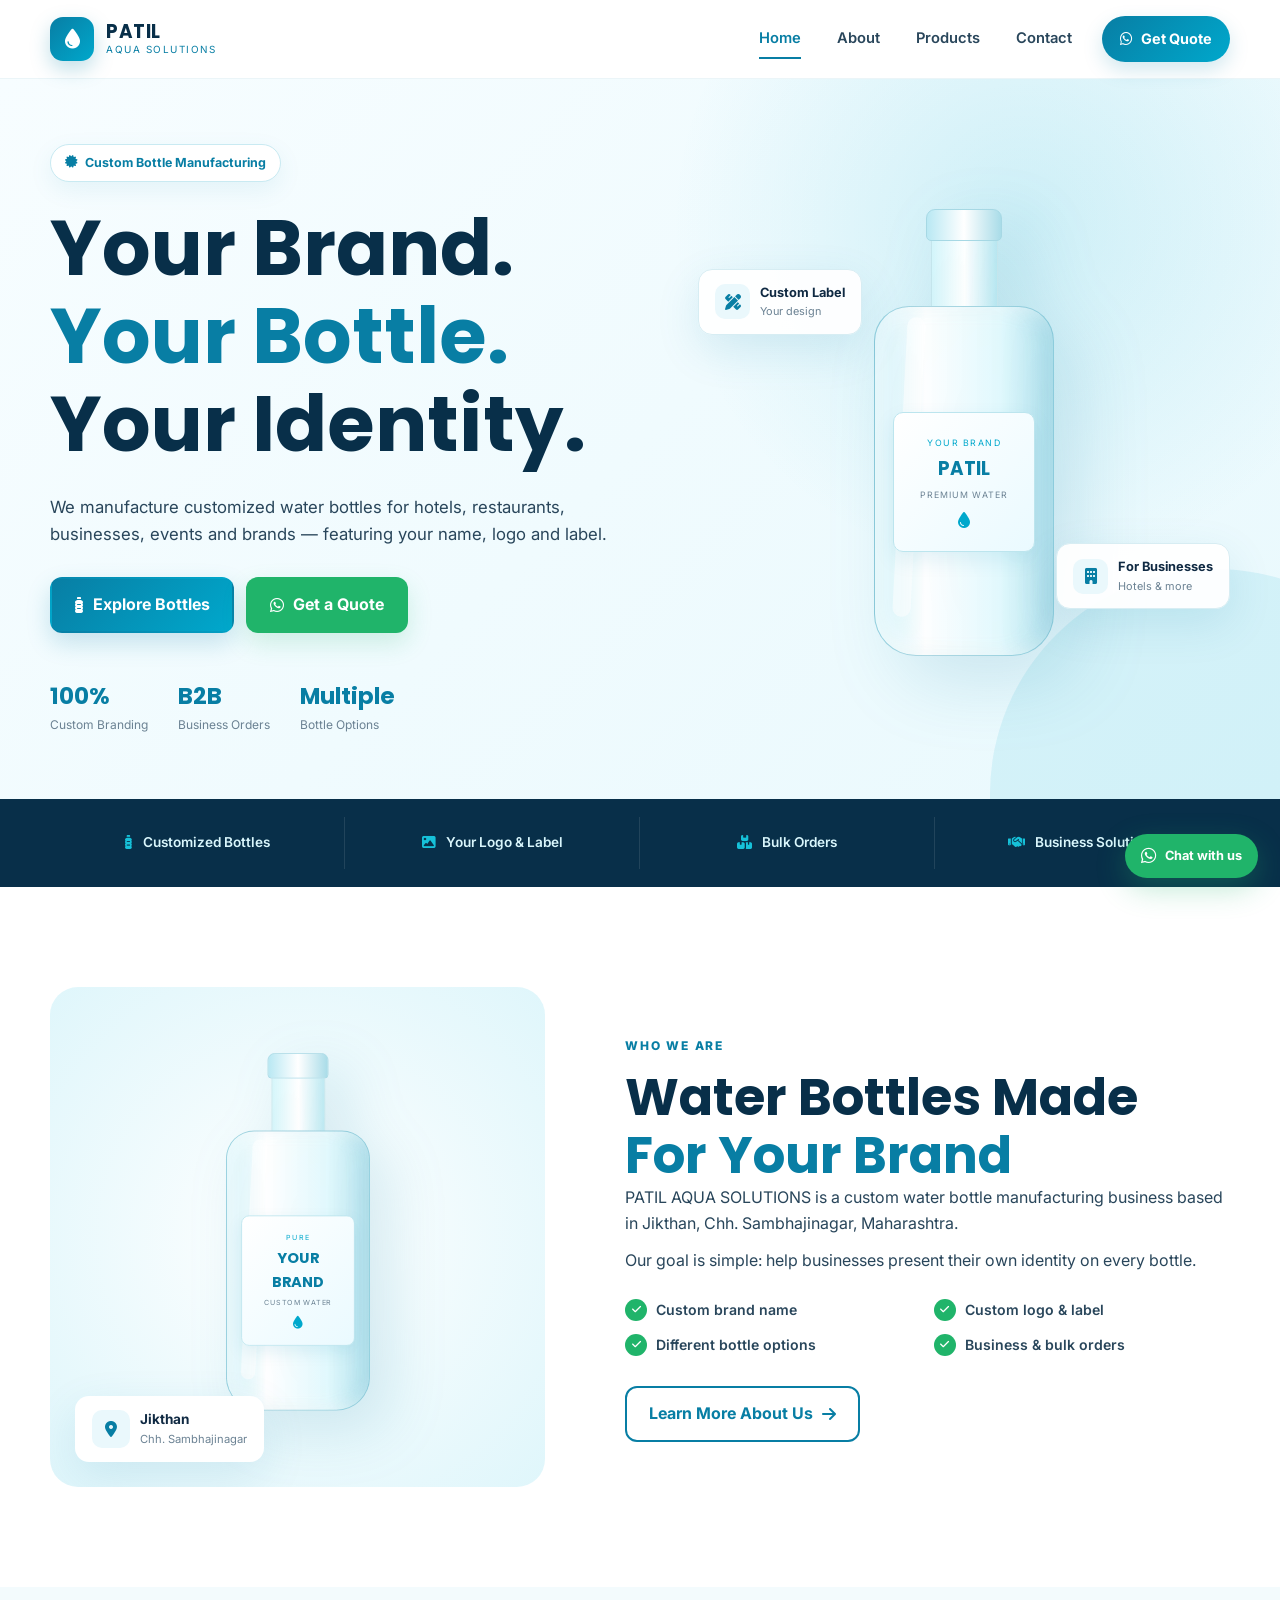
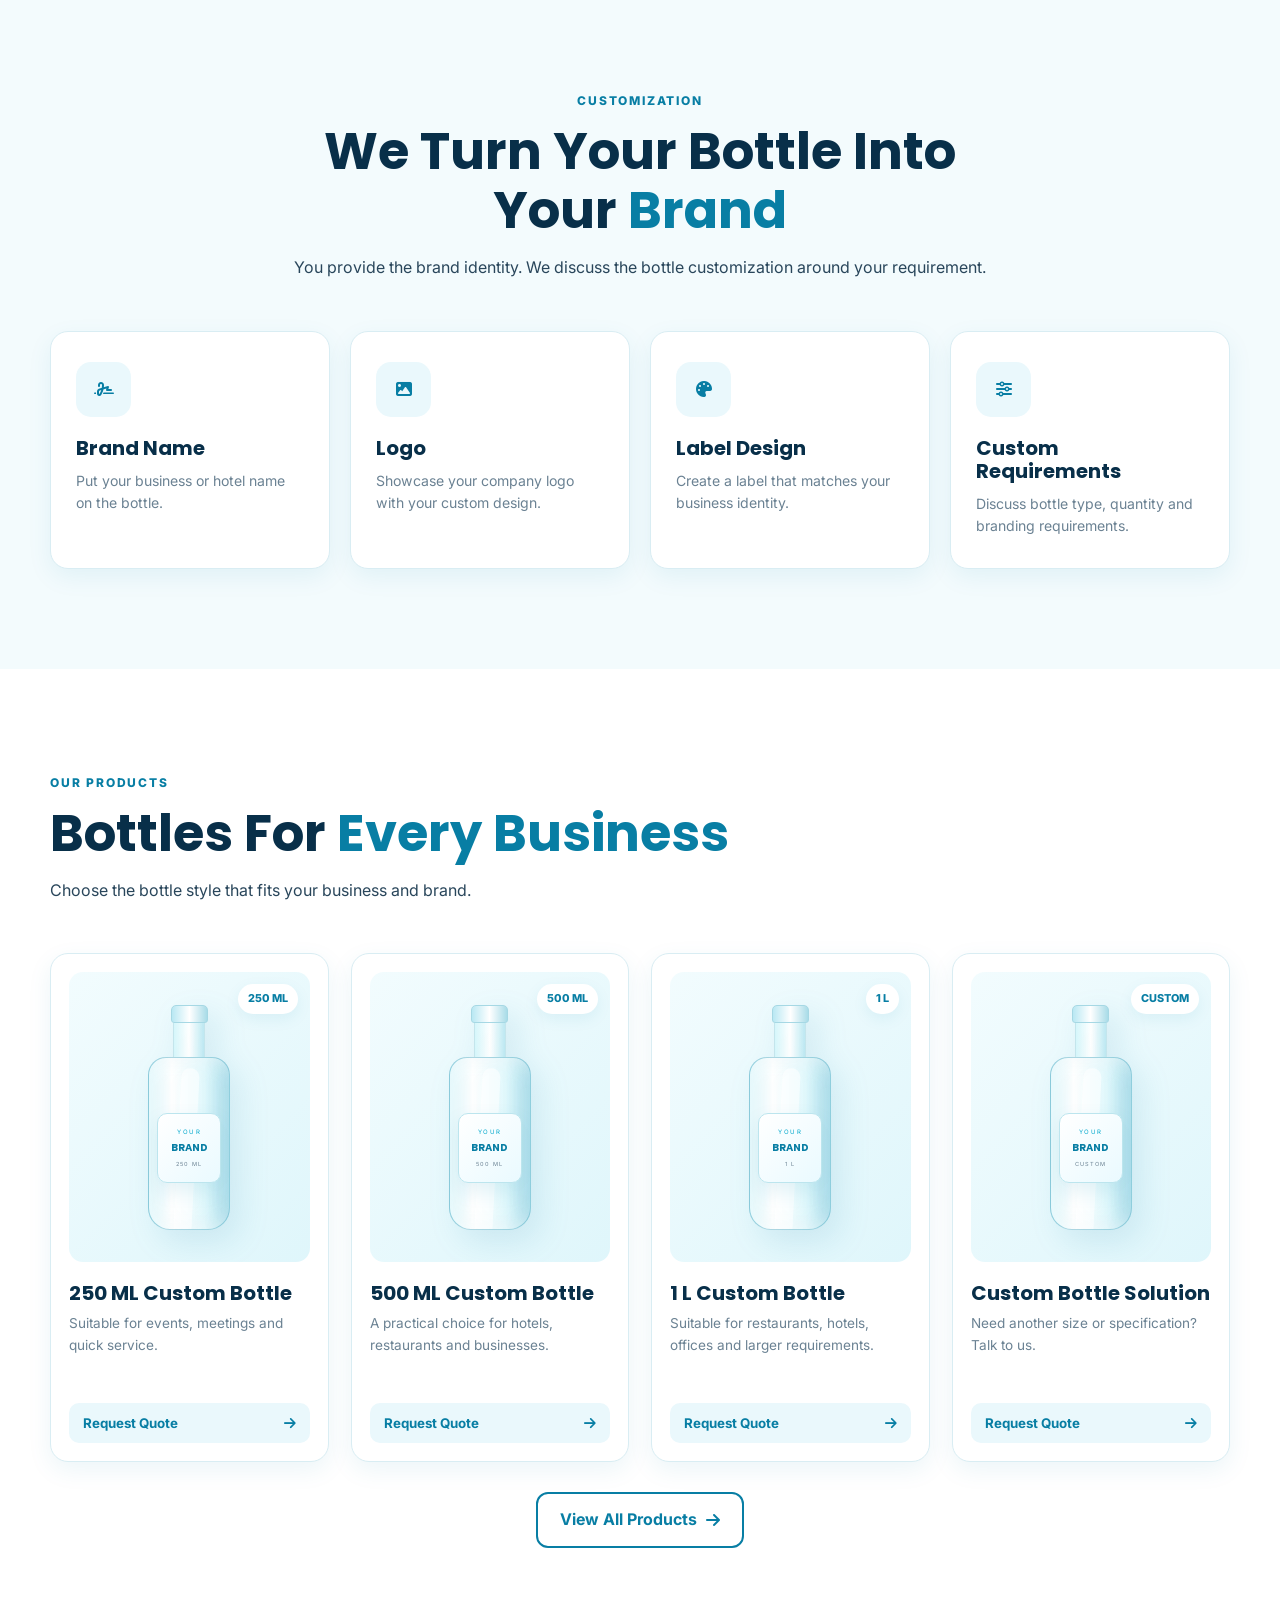
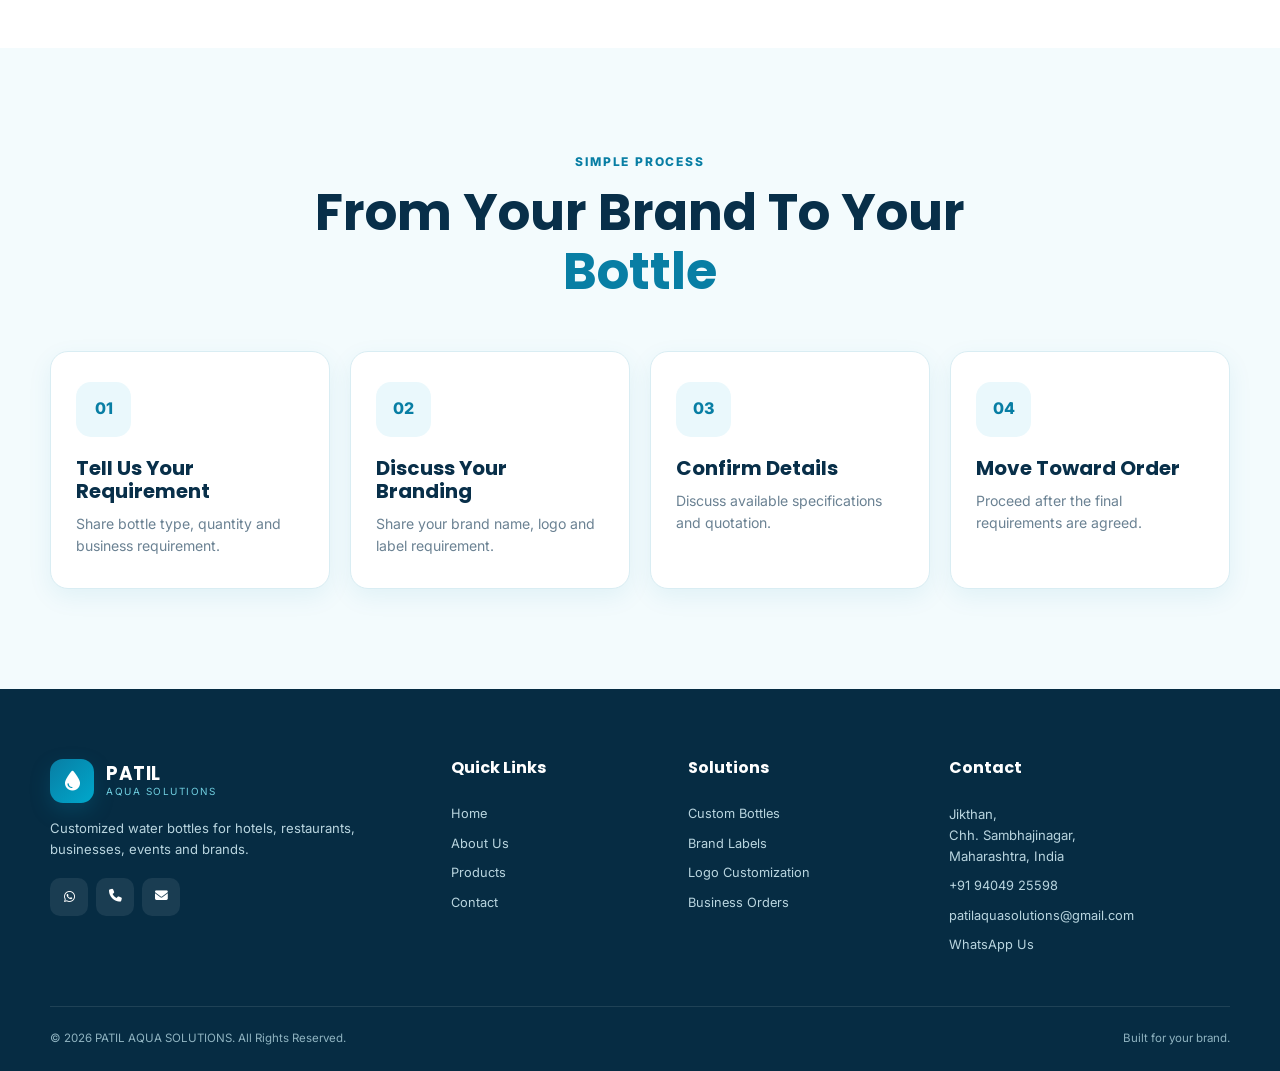
<file: index.html>
<!DOCTYPE html>
<html lang="en">

<head>
    <meta charset="UTF-8">
    <meta name="viewport" content="width=device-width, initial-scale=1.0">

    <meta name="description"
        content="PATIL AQUA SOLUTIONS - Customized branded water bottles for hotels, restaurants, businesses and events.">

    <meta name="author" content="PATIL AQUA SOLUTIONS">

    <title>PATIL AQUA SOLUTIONS | Custom Branded Water Bottles</title>

    <!-- Google Fonts -->
    <link rel="preconnect" href="https://fonts.googleapis.com">
    <link rel="preconnect" href="https://fonts.gstatic.com" crossorigin>

    <link
        href="https://fonts.googleapis.com/css2?family=Inter:wght@400;500;600;700;800&family=Poppins:wght@500;600;700;800&display=swap"
        rel="stylesheet">

    <!-- Font Awesome -->
    <link rel="stylesheet"
        href="https://cdnjs.cloudflare.com/ajax/libs/font-awesome/6.5.2/css/all.min.css">

    <!-- Main CSS -->
    <link rel="stylesheet" href="css/style.css">
</head>

<body>

    <!-- PRELOADER -->
    <div id="preloader">
        <div class="loader-container">
            <div class="water-loader"></div>
            <h3>PATIL AQUA SOLUTIONS</h3>
            <p>Pure Water. Powerful Branding.</p>
        </div>
    </div>

    <!-- HEADER -->
    <header class="header">

        <div class="container header-inner">

            <a href="index.html" class="logo">

                <div class="logo-icon">
                    <i class="fa-solid fa-droplet"></i>
                </div>

                <div class="logo-text">
                    <strong>PATIL</strong>
                    <span>AQUA SOLUTIONS</span>
                </div>

            </a>

            <!-- MOBILE MENU -->
            <button class="menu-toggle"
                type="button"
                aria-label="Open navigation menu"
                aria-expanded="false">

                <span></span>
                <span></span>
                <span></span>

            </button>

            <!-- NAVIGATION -->
            <nav class="navbar">

                <a href="index.html" class="nav-link active">
                    Home
                </a>

                <a href="about.html" class="nav-link">
                    About
                </a>

                <a href="products.html" class="nav-link">
                    Products
                </a>

                <a href="contact.html" class="nav-link">
                    Contact
                </a>

                <a href="https://wa.me/919404925598"
                    target="_blank"
                    rel="noopener noreferrer"
                    class="nav-quote">

                    <i class="fa-brands fa-whatsapp"></i>
                    Get Quote

                </a>

            </nav>

        </div>

    </header>


    <!-- HERO -->
    <section class="hero">

        <div class="container hero-content">

            <div>

                <div class="hero-badge">

                    <i class="fa-solid fa-certificate"></i>

                    Custom Bottle Manufacturing

                </div>

                <h1>

                    Your Brand.
                    <br>

                    <span>Your Bottle.</span>

                    <br>

                    Your Identity.

                </h1>

                <p class="hero-description">

                    We manufacture customized water bottles for
                    hotels, restaurants, businesses, events and
                    brands — featuring your name, logo and label.

                </p>

                <div class="hero-buttons">

                    <a href="products.html"
                        class="btn btn-primary">

                        <i class="fa-solid fa-bottle-water"></i>

                        Explore Bottles

                    </a>

                    <a href="https://wa.me/919404925598?text=Hello%20PATIL%20AQUA%20SOLUTIONS%2C%20I%20want%20to%20know%20about%20custom%20water%20bottles."
                        target="_blank"
                        rel="noopener noreferrer"
                        class="btn btn-whatsapp">

                        <i class="fa-brands fa-whatsapp"></i>

                        Get a Quote

                    </a>

                </div>


                <div class="hero-stats">

                    <div class="hero-stat">
                        <strong>100%</strong>
                        <span>Custom Branding</span>
                    </div>

                    <div class="hero-stat">
                        <strong>B2B</strong>
                        <span>Business Orders</span>
                    </div>

                    <div class="hero-stat">
                        <strong>Multiple</strong>
                        <span>Bottle Options</span>
                    </div>

                </div>

            </div>


            <!-- HERO BOTTLE -->
            <div class="hero-visual">

                <div class="hero-bottle-card">

                    <div class="bottle-cap"></div>

                    <div class="bottle-neck"></div>

                    <div class="bottle-body">

                        <div class="bottle-label">

                            <small>YOUR BRAND</small>

                            <strong>PATIL</strong>

                            <span>PREMIUM WATER</span>

                            <i class="fa-solid fa-droplet"></i>

                        </div>

                    </div>

                </div>


                <div class="floating-card floating-card-one">

                    <i class="fa-solid fa-pen-ruler"></i>

                    <div>
                        <strong>Custom Label</strong>
                        <span>Your design</span>
                    </div>

                </div>


                <div class="floating-card floating-card-two">

                    <i class="fa-solid fa-building"></i>

                    <div>
                        <strong>For Businesses</strong>
                        <span>Hotels & more</span>
                    </div>

                </div>

            </div>

        </div>

    </section>


    <!-- TRUST -->
    <section class="trust-strip">

        <div class="container trust-items">

            <div class="trust-item">
                <i class="fa-solid fa-bottle-water"></i>
                Customized Bottles
            </div>

            <div class="trust-item">
                <i class="fa-solid fa-image"></i>
                Your Logo & Label
            </div>

            <div class="trust-item">
                <i class="fa-solid fa-boxes-stacked"></i>
                Bulk Orders
            </div>

            <div class="trust-item">
                <i class="fa-solid fa-handshake"></i>
                Business Solutions
            </div>

        </div>

    </section>


    <!-- ABOUT PREVIEW -->
    <section class="section">

        <div class="container two-column">

            <div class="about-image-box">

                <div class="hero-bottle-card">

                    <div class="bottle-cap"></div>

                    <div class="bottle-neck"></div>

                    <div class="bottle-body">

                        <div class="bottle-label">

                            <small>PURE</small>

                            <strong>YOUR BRAND</strong>

                            <span>CUSTOM WATER</span>

                            <i class="fa-solid fa-droplet"></i>

                        </div>

                    </div>

                </div>

                <div class="experience-card">

                    <i class="fa-solid fa-location-dot"></i>

                    <div>
                        <strong>Jikthan</strong>
                        <span>Chh. Sambhajinagar</span>
                    </div>

                </div>

            </div>


            <div>

                <span class="section-label">
                    WHO WE ARE
                </span>

                <h2>
                    Water Bottles Made
                    <span>For Your Brand</span>
                </h2>

                <p>
                    PATIL AQUA SOLUTIONS is a custom water bottle
                    manufacturing business based in Jikthan,
                    Chh. Sambhajinagar, Maharashtra.
                </p>

                <p style="margin-top:12px">

                    Our goal is simple: help businesses present
                    their own identity on every bottle.

                </p>


                <div class="about-points">

                    <div>
                        <i class="fa-solid fa-check"></i>
                        Custom brand name
                    </div>

                    <div>
                        <i class="fa-solid fa-check"></i>
                        Custom logo & label
                    </div>

                    <div>
                        <i class="fa-solid fa-check"></i>
                        Different bottle options
                    </div>

                    <div>
                        <i class="fa-solid fa-check"></i>
                        Business & bulk orders
                    </div>

                </div>


                <a href="about.html"
                    class="btn btn-outline">

                    Learn More About Us

                    <i class="fa-solid fa-arrow-right"></i>

                </a>

            </div>

        </div>

    </section>


    <!-- CUSTOMIZATION -->
    <section class="section section-light">

        <div class="container">

            <div class="section-heading center">

                <span class="section-label">
                    CUSTOMIZATION
                </span>

                <h2>
                    We Turn Your Bottle Into Your
                    <span>Brand</span>
                </h2>

                <p>
                    You provide the brand identity.
                    We discuss the bottle customization
                    around your requirement.
                </p>

            </div>


            <div class="customization-grid">

                <div class="customization-card">

                    <div class="custom-icon">
                        <i class="fa-solid fa-signature"></i>
                    </div>

                    <h3>Brand Name</h3>

                    <p>
                        Put your business or hotel name
                        on the bottle.
                    </p>

                </div>


                <div class="customization-card">

                    <div class="custom-icon">
                        <i class="fa-solid fa-image"></i>
                    </div>

                    <h3>Logo</h3>

                    <p>
                        Showcase your company logo with
                        your custom design.
                    </p>

                </div>


                <div class="customization-card">

                    <div class="custom-icon">
                        <i class="fa-solid fa-palette"></i>
                    </div>

                    <h3>Label Design</h3>

                    <p>
                        Create a label that matches
                        your business identity.
                    </p>

                </div>


                <div class="customization-card">

                    <div class="custom-icon">
                        <i class="fa-solid fa-sliders"></i>
                    </div>

                    <h3>Custom Requirements</h3>

                    <p>
                        Discuss bottle type, quantity
                        and branding requirements.
                    </p>

                </div>

            </div>

        </div>

    </section>


    <!-- PRODUCTS -->
    <section class="section">

        <div class="container">

            <div class="section-heading">

                <span class="section-label">
                    OUR PRODUCTS
                </span>

                <h2>
                    Bottles For
                    <span>Every Business</span>
                </h2>

                <p>
                    Choose the bottle style that fits
                    your business and brand.
                </p>

            </div>


            <div class="products-grid">


                <!-- 250 ML -->
                <article class="product-card">

                    <div class="product-image">

                        <div class="product-bottle-visual">

                            <div class="bottle-cap"></div>

                            <div class="bottle-neck"></div>

                            <div class="bottle-body">

                                <div class="bottle-label">

                                    <small>YOUR</small>
                                    <strong>BRAND</strong>
                                    <span>250 ML</span>

                                </div>

                            </div>

                        </div>

                        <span class="product-size">
                            250 ML
                        </span>

                    </div>

                    <h3>
                        250 ML Custom Bottle
                    </h3>

                    <p>
                        Suitable for events, meetings
                        and quick service.
                    </p>

                    <button type="button"
                        class="product-quote"
                        data-product="250 ML Custom Water Bottle">

                        Request Quote

                        <i class="fa-solid fa-arrow-right"></i>

                    </button>

                </article>


                <!-- 500 ML -->
                <article class="product-card">

                    <div class="product-image">

                        <div class="product-bottle-visual">

                            <div class="bottle-cap"></div>

                            <div class="bottle-neck"></div>

                            <div class="bottle-body">

                                <div class="bottle-label">

                                    <small>YOUR</small>
                                    <strong>BRAND</strong>
                                    <span>500 ML</span>

                                </div>

                            </div>

                        </div>

                        <span class="product-size">
                            500 ML
                        </span>

                    </div>

                    <h3>
                        500 ML Custom Bottle
                    </h3>

                    <p>
                        A practical choice for hotels,
                        restaurants and businesses.
                    </p>

                    <button type="button"
                        class="product-quote"
                        data-product="500 ML Custom Water Bottle">

                        Request Quote

                        <i class="fa-solid fa-arrow-right"></i>

                    </button>

                </article>


                <!-- 1 L -->
                <article class="product-card">

                    <div class="product-image">

                        <div class="product-bottle-visual">

                            <div class="bottle-cap"></div>

                            <div class="bottle-neck"></div>

                            <div class="bottle-body">

                                <div class="bottle-label">

                                    <small>YOUR</small>
                                    <strong>BRAND</strong>
                                    <span>1 L</span>

                                </div>

                            </div>

                        </div>

                        <span class="product-size">
                            1 L
                        </span>

                    </div>

                    <h3>
                        1 L Custom Bottle
                    </h3>

                    <p>
                        Suitable for restaurants,
                        hotels, offices and larger
                        requirements.
                    </p>

                    <button type="button"
                        class="product-quote"
                        data-product="1 L Custom Water Bottle">

                        Request Quote

                        <i class="fa-solid fa-arrow-right"></i>

                    </button>

                </article>


                <!-- CUSTOM -->
                <article class="product-card">

                    <div class="product-image">

                        <div class="product-bottle-visual">

                            <div class="bottle-cap"></div>

                            <div class="bottle-neck"></div>

                            <div class="bottle-body">

                                <div class="bottle-label">

                                    <small>YOUR</small>
                                    <strong>BRAND</strong>
                                    <span>CUSTOM</span>

                                </div>

                            </div>

                        </div>

                        <span class="product-size">
                            CUSTOM
                        </span>

                    </div>

                    <h3>
                        Custom Bottle Solution
                    </h3>

                    <p>
                        Need another size or specification?
                        Talk to us.
                    </p>

                    <button type="button"
                        class="product-quote"
                        data-product="Custom Bottle Requirement">

                        Request Quote

                        <i class="fa-solid fa-arrow-right"></i>

                    </button>

                </article>

            </div>


            <div class="center" style="margin-top:30px">

                <a href="products.html"
                    class="btn btn-outline">

                    View All Products

                    <i class="fa-solid fa-arrow-right"></i>

                </a>

            </div>

        </div>

    </section>


    <!-- PROCESS -->
    <section class="section section-light">

        <div class="container">

            <div class="section-heading center">

                <span class="section-label">
                    SIMPLE PROCESS
                </span>

                <h2>
                    From Your Brand To Your
                    <span>Bottle</span>
                </h2>

            </div>


            <div class="customization-grid">

                <div class="customization-card">

                    <div class="custom-icon">
                        01
                    </div>

                    <h3>
                        Tell Us Your Requirement
                    </h3>

                    <p>
                        Share bottle type, quantity
                        and business requirement.
                    </p>

                </div>


                <div class="customization-card">

                    <div class="custom-icon">
                        02
                    </div>

                    <h3>
                        Discuss Your Branding
                    </h3>

                    <p>
                        Share your brand name,
                        logo and label requirement.
                    </p>

                </div>


                <div class="customization-card">

                    <div class="custom-icon">
                        03
                    </div>

                    <h3>
                        Confirm Details
                    </h3>

                    <p>
                        Discuss available specifications
                        and quotation.
                    </p>

                </div>


                <div class="customization-card">

                    <div class="custom-icon">
                        04
                    </div>

                    <h3>
                        Move Toward Order
                    </h3>

                    <p>
                        Proceed after the final
                        requirements are agreed.
                    </p>

                </div>

            </div>

        </div>

    </section>

</main>


<!-- FOOTER -->
<footer class="footer">

    <div class="container">

        <div class="footer-grid">

            <div>

                <div class="logo">

                    <div class="logo-icon">
                        <i class="fa-solid fa-droplet"></i>
                    </div>

                    <div class="logo-text">

                        <strong style="color:#fff">
                            PATIL
                        </strong>

                        <span>
                            AQUA SOLUTIONS
                        </span>

                    </div>

                </div>

                <p style="margin-top:15px">

                    Customized water bottles for
                    hotels, restaurants, businesses,
                    events and brands.

                </p>


                <div class="footer-social">

                    <a href="https://wa.me/919404925598"
                        target="_blank"
                        rel="noopener noreferrer">

                        <i class="fa-brands fa-whatsapp"></i>

                    </a>

                    <a href="tel:+919404925598">

                        <i class="fa-solid fa-phone"></i>

                    </a>

                    <a href="mailto:patilaquasolutions@gmail.com">

                        <i class="fa-solid fa-envelope"></i>

                    </a>

                </div>

            </div>


            <div>

                <h3>Quick Links</h3>

                <a href="index.html">Home</a>
                <a href="about.html">About Us</a>
                <a href="products.html">Products</a>
                <a href="contact.html">Contact</a>

            </div>


            <div>

                <h3>Solutions</h3>

                <a href="products.html">Custom Bottles</a>
                <a href="products.html">Brand Labels</a>
                <a href="products.html">Logo Customization</a>
                <a href="products.html">Business Orders</a>

            </div>


            <div>

                <h3>Contact</h3>

                <p>
                    Jikthan,
                    <br>
                    Chh. Sambhajinagar,
                    <br>
                    Maharashtra, India
                </p>

                <a href="tel:+919404925598">
                    +91 94049 25598
                </a>

                <a href="mailto:patilaquasolutions@gmail.com">
                    patilaquasolutions@gmail.com
                </a>

                <a href="https://wa.me/919404925598"
                    target="_blank">
                    WhatsApp Us
                </a>

            </div>

        </div>


        <div class="footer-bottom">

            <span>
                © <span data-year></span>
                PATIL AQUA SOLUTIONS.
                All Rights Reserved.
            </span>

            <span>
                Built for your brand.
            </span>

        </div>

    </div>

</footer>


<!-- FLOATING WHATSAPP -->
<a class="floating-whatsapp"
    href="https://wa.me/919404925598"
    target="_blank"
    rel="noopener noreferrer">

    <i class="fa-brands fa-whatsapp"></i>

    <span>
        Chat with us
    </span>

</a>


<!-- BACK TO TOP -->
<button class="back-to-top"
    aria-label="Back to top">

    <i class="fa-solid fa-arrow-up"></i>

</button>


<!-- JAVASCRIPT -->
<script src="js/script.js"></script>

</body>
</html>
</file>
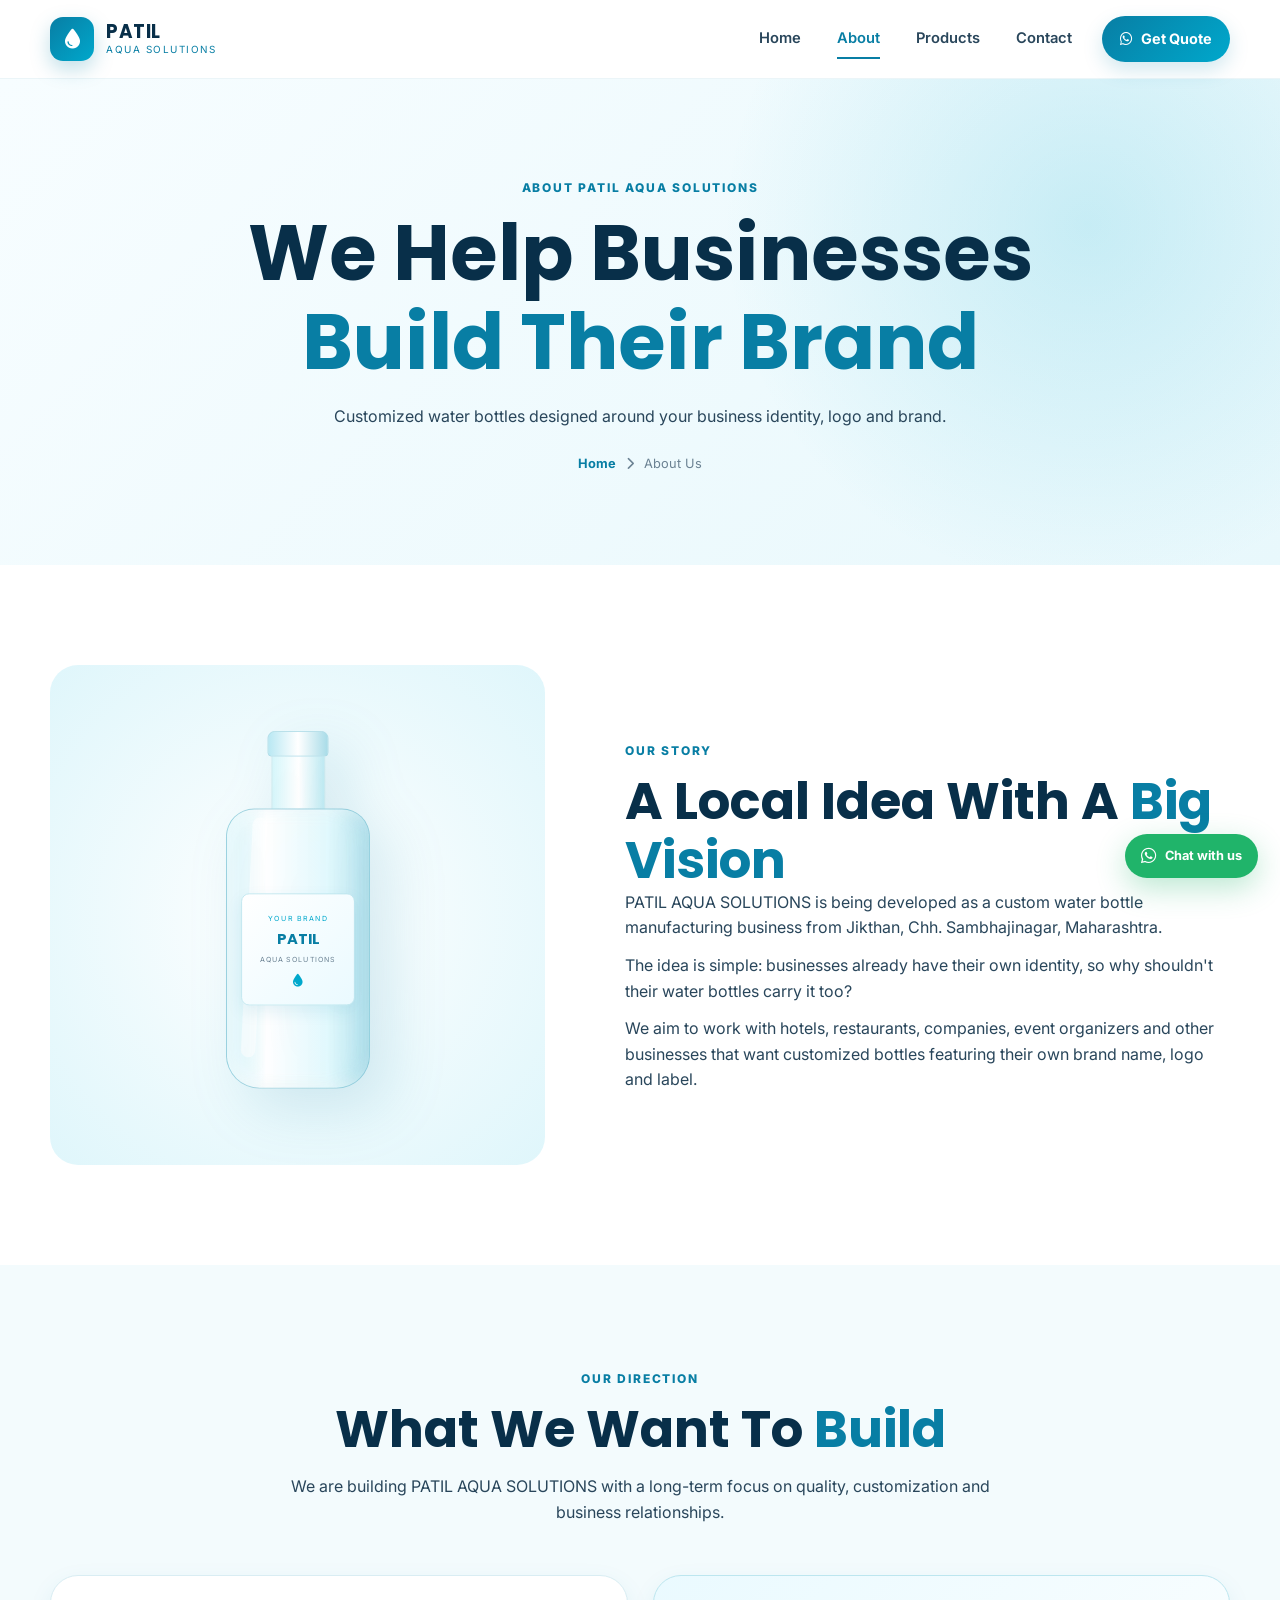
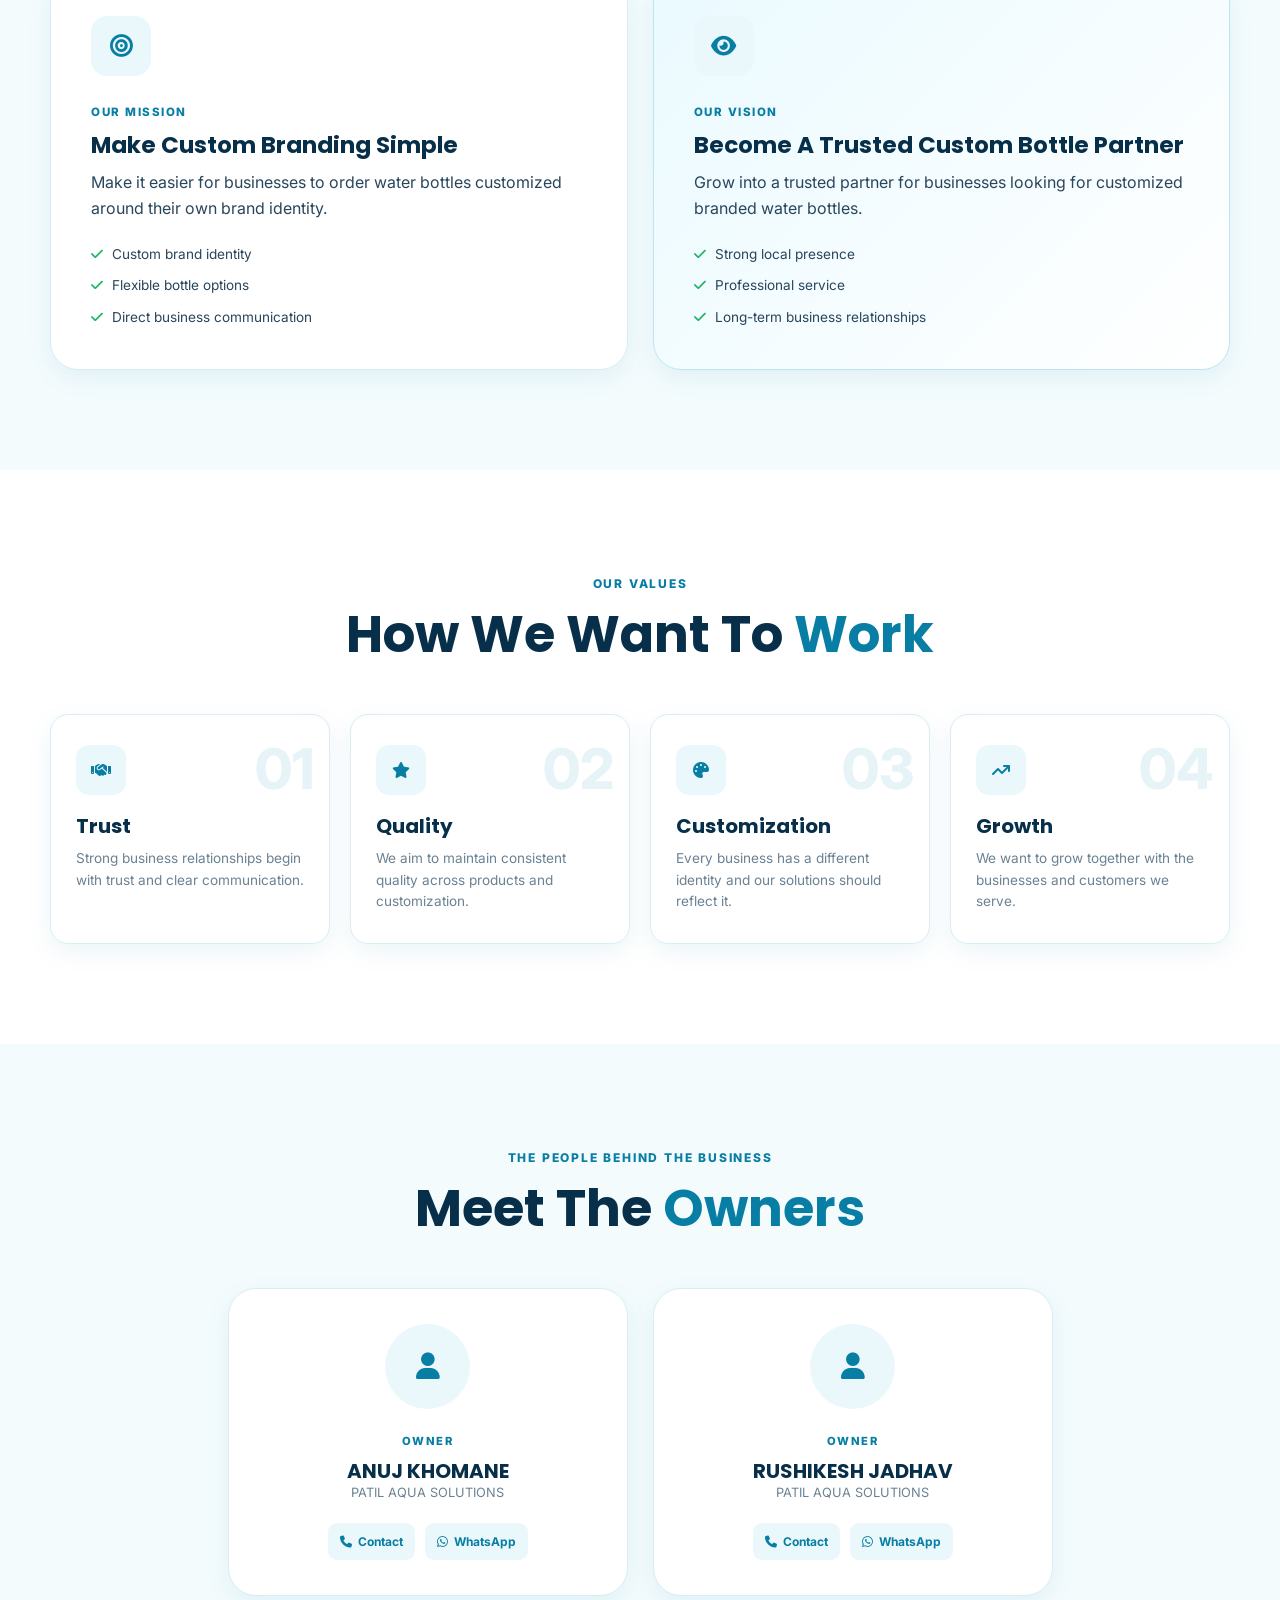
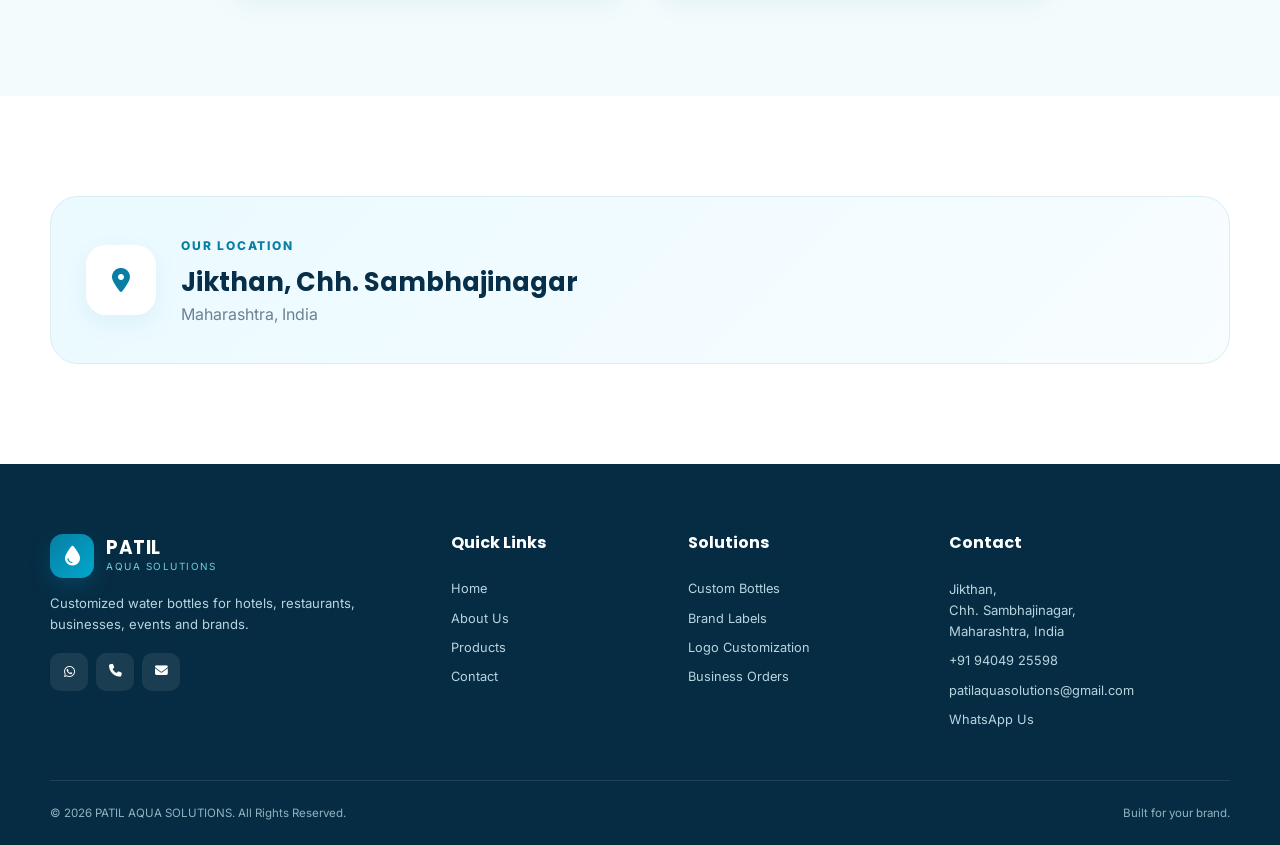
<file: about.html>
<!DOCTYPE html>
<html lang="en">

<head>

    <meta charset="UTF-8">

    <meta name="viewport"
        content="width=device-width, initial-scale=1.0">

    <meta name="description"
        content="About PATIL AQUA SOLUTIONS - Customized water bottle solutions for businesses.">

    <title>
        About Us | PATIL AQUA SOLUTIONS
    </title>

    <link rel="preconnect"
        href="https://fonts.googleapis.com">

    <link rel="preconnect"
        href="https://fonts.gstatic.com"
        crossorigin>

    <link
        href="https://fonts.googleapis.com/css2?family=Inter:wght@400;500;600;700;800&family=Poppins:wght@500;600;700;800&display=swap"
        rel="stylesheet">

    <link rel="stylesheet"
        href="https://cdnjs.cloudflare.com/ajax/libs/font-awesome/6.5.2/css/all.min.css">

    <link rel="stylesheet"
        href="css/style.css">

</head>

<body>

<div id="preloader">

    <div class="loader-container">

        <div class="water-loader"></div>

        <h3>
            PATIL AQUA SOLUTIONS
        </h3>

        <p>
            Pure Water. Powerful Branding.
        </p>

    </div>

</div>


<header class="header">

<div class="container header-inner">

<a href="index.html" class="logo">

<div class="logo-icon">
<i class="fa-solid fa-droplet"></i>
</div>

<div class="logo-text">

<strong>PATIL</strong>

<span>AQUA SOLUTIONS</span>

</div>

</a>


<button class="menu-toggle"
type="button"
aria-expanded="false">

<span></span>
<span></span>
<span></span>

</button>


<nav class="navbar">

<a href="index.html"
class="nav-link">

Home

</a>

<a href="about.html"
class="nav-link active">

About

</a>

<a href="products.html"
class="nav-link">

Products

</a>

<a href="contact.html"
class="nav-link">

Contact

</a>

<a href="https://wa.me/919404925598"
target="_blank"
class="nav-quote">

<i class="fa-brands fa-whatsapp"></i>

Get Quote

</a>

</nav>

</div>

</header>


<section class="page-hero">

<div class="container page-hero-content">

<span class="section-label">
ABOUT PATIL AQUA SOLUTIONS
</span>

<h1>

We Help Businesses
<span>Build Their Brand</span>

</h1>

<p>

Customized water bottles designed around
your business identity, logo and brand.

</p>

<div class="breadcrumb">

<a href="index.html">
Home
</a>

<i class="fa-solid fa-chevron-right"></i>

<span>
About Us
</span>

</div>

</div>

</section>


<main>


<section class="section">

<div class="container two-column">

<div class="about-image-box">

<div class="hero-bottle-card">

<div class="bottle-cap"></div>

<div class="bottle-neck"></div>

<div class="bottle-body">

<div class="bottle-label">

<small>YOUR BRAND</small>

<strong>PATIL</strong>

<span>AQUA SOLUTIONS</span>

<i class="fa-solid fa-droplet"></i>

</div>

</div>

</div>

</div>


<div>

<span class="section-label">
OUR STORY
</span>

<h2>

A Local Idea With A
<span>Big Vision</span>

</h2>

<p>

PATIL AQUA SOLUTIONS is being
developed as a custom water bottle
manufacturing business from Jikthan,
Chh. Sambhajinagar, Maharashtra.

</p>

<p style="margin-top:12px">

The idea is simple: businesses already
have their own identity, so why shouldn't
their water bottles carry it too?

</p>

<p style="margin-top:12px">

We aim to work with hotels, restaurants,
companies, event organizers and other
businesses that want customized bottles
featuring their own brand name, logo
and label.

</p>

</div>

</div>

</section>


<section class="section section-light">

<div class="container">

<div class="section-heading center">

<span class="section-label">
OUR DIRECTION
</span>

<h2>

What We Want To
<span>Build</span>

</h2>

<p>

We are building PATIL AQUA SOLUTIONS
with a long-term focus on quality,
customization and business relationships.

</p>

</div>


<div class="mission-grid">


<div class="vision-card">

<div class="vision-icon">
<i class="fa-solid fa-bullseye"></i>
</div>

<span>OUR MISSION</span>

<h3>
Make Custom Branding Simple
</h3>

<p>

Make it easier for businesses to order
water bottles customized around their
own brand identity.

</p>

<ul>

<li>
<i class="fa-solid fa-check"></i>
Custom brand identity
</li>

<li>
<i class="fa-solid fa-check"></i>
Flexible bottle options
</li>

<li>
<i class="fa-solid fa-check"></i>
Direct business communication
</li>

</ul>

</div>


<div class="vision-card vision-card-highlight">

<div class="vision-icon">
<i class="fa-solid fa-eye"></i>
</div>

<span>OUR VISION</span>

<h3>
Become A Trusted Custom Bottle Partner
</h3>

<p>

Grow into a trusted partner for businesses
looking for customized branded water bottles.

</p>

<ul>

<li>
<i class="fa-solid fa-check"></i>
Strong local presence
</li>

<li>
<i class="fa-solid fa-check"></i>
Professional service
</li>

<li>
<i class="fa-solid fa-check"></i>
Long-term business relationships
</li>

</ul>

</div>

</div>

</div>

</section>


<section class="section">

<div class="container">

<div class="section-heading center">

<span class="section-label">
OUR VALUES
</span>

<h2>

How We Want To
<span>Work</span>

</h2>

</div>


<div class="values-grid">


<div class="value-item">

<div class="value-number">
01
</div>

<div class="value-icon">
<i class="fa-solid fa-handshake"></i>
</div>

<h3>
Trust
</h3>

<p>

Strong business relationships begin
with trust and clear communication.

</p>

</div>


<div class="value-item">

<div class="value-number">
02
</div>

<div class="value-icon">
<i class="fa-solid fa-star"></i>
</div>

<h3>
Quality
</h3>

<p>

We aim to maintain consistent quality
across products and customization.

</p>

</div>


<div class="value-item">

<div class="value-number">
03
</div>

<div class="value-icon">
<i class="fa-solid fa-palette"></i>
</div>

<h3>
Customization
</h3>

<p>

Every business has a different identity
and our solutions should reflect it.

</p>

</div>


<div class="value-item">

<div class="value-number">
04
</div>

<div class="value-icon">
<i class="fa-solid fa-arrow-trend-up"></i>
</div>

<h3>
Growth
</h3>

<p>

We want to grow together with the
businesses and customers we serve.

</p>

</div>

</div>

</div>

</section>


<section class="section section-light">

<div class="container">

<div class="section-heading center">

<span class="section-label">
THE PEOPLE BEHIND THE BUSINESS
</span>

<h2>
Meet The
<span>Owners</span>
</h2>

</div>


<div class="owners-grid">


<div class="owner-card">

<div class="owner-avatar">

<i class="fa-solid fa-user"></i>

</div>

<span>OWNER</span>

<h3>
ANUJ KHOMANE
</h3>

<p>
PATIL AQUA SOLUTIONS
</p>

<div class="owner-contact">

<a href="tel:+919404925598">
<i class="fa-solid fa-phone"></i>
Contact
</a>

<a href="https://wa.me/919404925598"
target="_blank">

<i class="fa-brands fa-whatsapp"></i>
WhatsApp

</a>

</div>

</div>


<div class="owner-card">

<div class="owner-avatar">

<i class="fa-solid fa-user"></i>

</div>

<span>OWNER</span>

<h3>
RUSHIKESH JADHAV
</h3>

<p>
PATIL AQUA SOLUTIONS
</p>

<div class="owner-contact">

<a href="tel:+919404925598">
<i class="fa-solid fa-phone"></i>
Contact
</a>

<a href="https://wa.me/919404925598"
target="_blank">

<i class="fa-brands fa-whatsapp"></i>
WhatsApp

</a>

</div>

</div>

</div>

</div>

</section>


<section class="section">

<div class="container location-card">

<div class="location-icon">

<i class="fa-solid fa-location-dot"></i>

</div>

<div>

<span class="section-label">
OUR LOCATION
</span>

<h2>
Jikthan, Chh. Sambhajinagar
</h2>

<p>
Maharashtra, India
</p>

</div>

</div>

</section>


</main>


<!-- FOOTER -->

<footer class="footer">

<div class="container">

<div class="footer-grid">


<div>

<div class="logo">

<div class="logo-icon">
<i class="fa-solid fa-droplet"></i>
</div>

<div class="logo-text">

<strong style="color:#fff">
PATIL
</strong>

<span>
AQUA SOLUTIONS
</span>

</div>

</div>

<p style="margin-top:15px">

Customized water bottles for
hotels, restaurants, businesses,
events and brands.

</p>

<div class="footer-social">

<a href="https://wa.me/919404925598"
target="_blank">

<i class="fa-brands fa-whatsapp"></i>

</a>

<a href="tel:+919404925598">

<i class="fa-solid fa-phone"></i>

</a>

<a href="mailto:patilaquasolutions@gmail.com">

<i class="fa-solid fa-envelope"></i>

</a>

</div>

</div>


<div>

<h3>
Quick Links
</h3>

<a href="index.html">Home</a>

<a href="about.html">About Us</a>

<a href="products.html">Products</a>

<a href="contact.html">Contact</a>

</div>


<div>

<h3>
Solutions
</h3>

<a href="products.html">
Custom Bottles
</a>

<a href="products.html">
Brand Labels
</a>

<a href="products.html">
Logo Customization
</a>

<a href="products.html">
Business Orders
</a>

</div>


<div>

<h3>
Contact
</h3>

<p>

Jikthan,
<br>
Chh. Sambhajinagar,
<br>
Maharashtra, India

</p>

<a href="tel:+919404925598">
+91 94049 25598
</a>

<a href="mailto:patilaquasolutions@gmail.com">
patilaquasolutions@gmail.com
</a>

<a href="https://wa.me/919404925598"
target="_blank">

WhatsApp Us

</a>

</div>


</div>


<div class="footer-bottom">

<span>

© <span data-year></span>
PATIL AQUA SOLUTIONS.
All Rights Reserved.

</span>

<span>
Built for your brand.
</span>

</div>

</div>

</footer>


<a class="floating-whatsapp"
href="https://wa.me/919404925598"
target="_blank">

<i class="fa-brands fa-whatsapp"></i>

<span>
Chat with us
</span>

</a>


<button class="back-to-top">

<i class="fa-solid fa-arrow-up"></i>

</button>


<script src="js/script.js"></script>

</body>
</html>
</file>
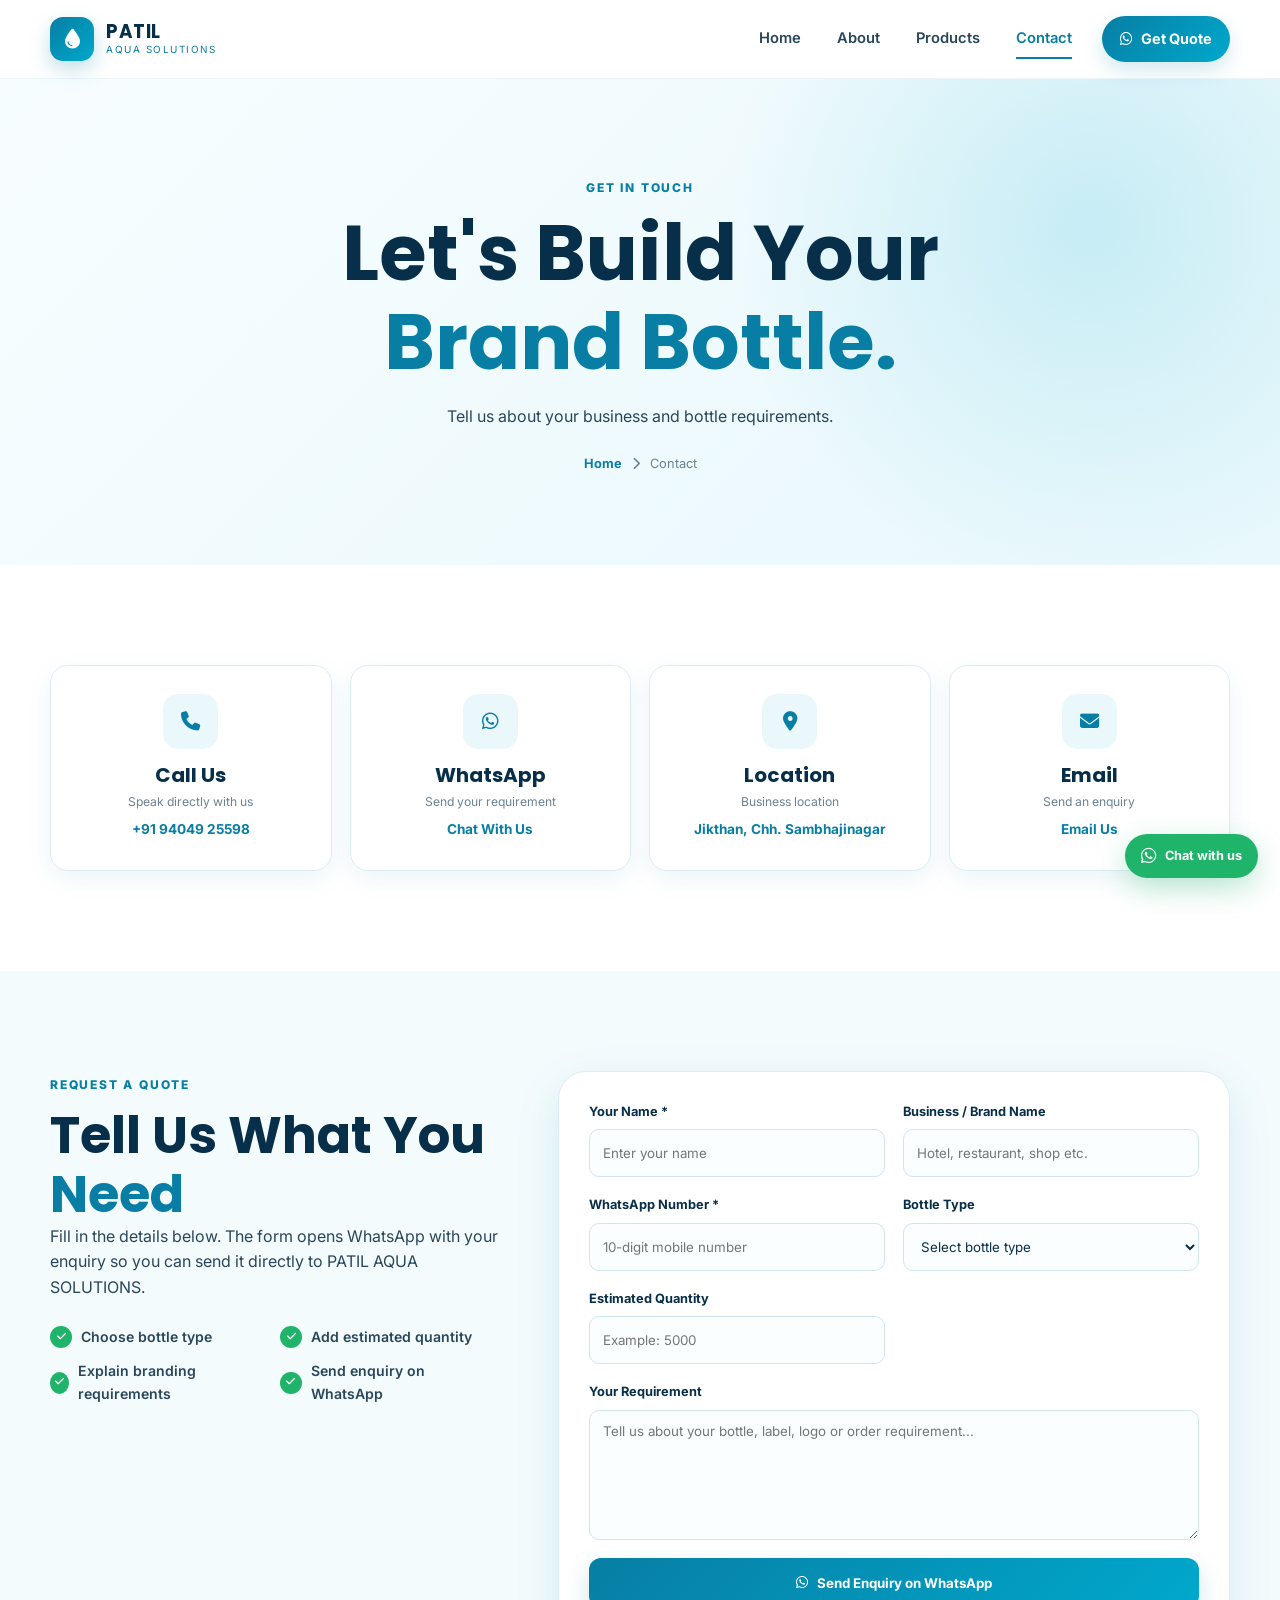
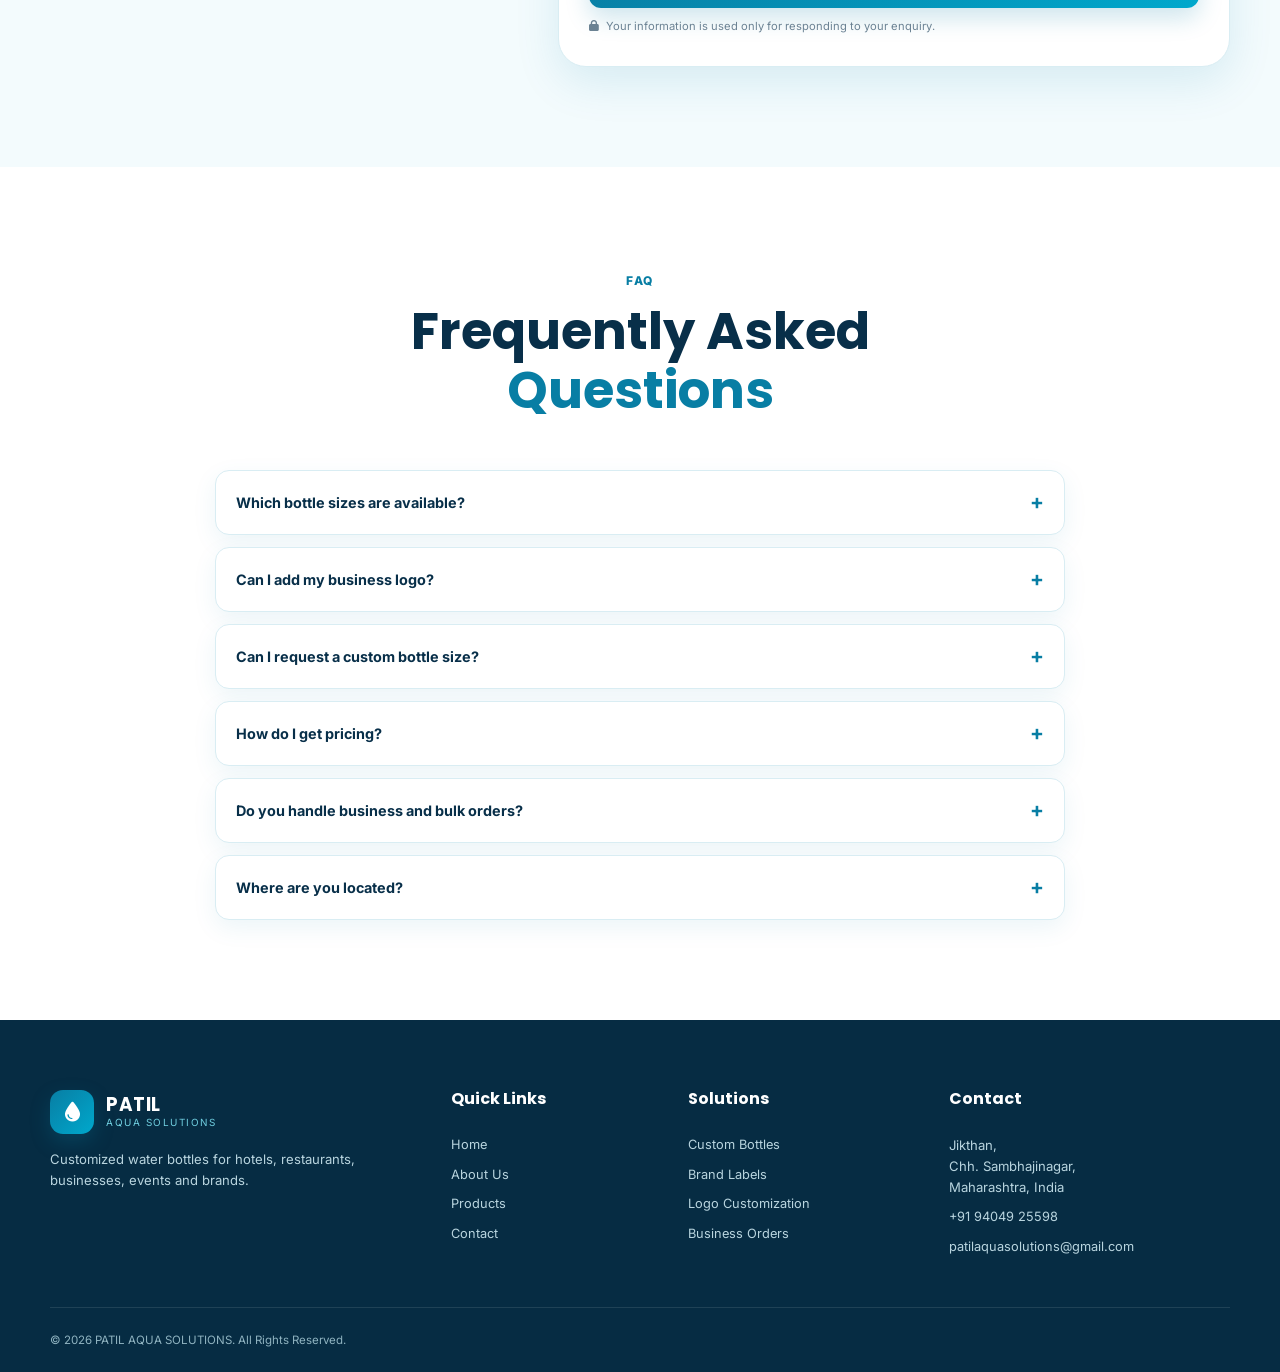
<file: contact.html>
<!DOCTYPE html>
<html lang="en">

<head>

<meta charset="UTF-8">

<meta name="viewport"
content="width=device-width, initial-scale=1.0">

<meta name="description"
content="Contact PATIL AQUA SOLUTIONS for customized branded water bottles.">

<title>
Contact | PATIL AQUA SOLUTIONS
</title>

<link rel="preconnect"
href="https://fonts.googleapis.com">

<link rel="preconnect"
href="https://fonts.gstatic.com"
crossorigin>

<link
href="https://fonts.googleapis.com/css2?family=Inter:wght@400;500;600;700;800&family=Poppins:wght@500;600;700;800&display=swap"
rel="stylesheet">

<link
rel="stylesheet"
href="https://cdnjs.cloudflare.com/ajax/libs/font-awesome/6.5.2/css/all.min.css">

<link rel="stylesheet"
href="css/style.css">

</head>

<body>


<div id="preloader">

<div class="loader-container">

<div class="water-loader"></div>

<h3>
PATIL AQUA SOLUTIONS
</h3>

<p>
Pure Water. Powerful Branding.
</p>

</div>

</div>


<header class="header">

<div class="container header-inner">

<a href="index.html" class="logo">

<div class="logo-icon">
<i class="fa-solid fa-droplet"></i>
</div>

<div class="logo-text">

<strong>PATIL</strong>

<span>AQUA SOLUTIONS</span>

</div>

</a>


<button class="menu-toggle"
type="button"
aria-expanded="false">

<span></span>
<span></span>
<span></span>

</button>


<nav class="navbar">

<a href="index.html"
class="nav-link">

Home

</a>

<a href="about.html"
class="nav-link">

About

</a>

<a href="products.html"
class="nav-link">

Products

</a>

<a href="contact.html"
class="nav-link active">

Contact

</a>

<a href="https://wa.me/919404925598"
target="_blank"
class="nav-quote">

<i class="fa-brands fa-whatsapp"></i>

Get Quote

</a>

</nav>

</div>

</header>


<section class="page-hero">

<div class="container page-hero-content">

<span class="section-label">
GET IN TOUCH
</span>

<h1>

Let's Build Your
<span>Brand Bottle.</span>

</h1>

<p>

Tell us about your business and
bottle requirements.

</p>

<div class="breadcrumb">

<a href="index.html">
Home
</a>

<i class="fa-solid fa-chevron-right"></i>

<span>
Contact
</span>

</div>

</div>

</section>


<main>


<!-- CONTACT INFO -->

<section class="section">

<div class="container">

<div class="contact-grid">


<div class="contact-card">

<div class="contact-icon">
<i class="fa-solid fa-phone"></i>
</div>

<h3>
Call Us
</h3>

<p>
Speak directly with us
</p>

<a href="tel:+919404925598">
+91 94049 25598
</a>

</div>


<div class="contact-card">

<div class="contact-icon">
<i class="fa-brands fa-whatsapp"></i>
</div>

<h3>
WhatsApp
</h3>

<p>
Send your requirement
</p>

<a href="https://wa.me/919404925598"
target="_blank">

Chat With Us

</a>

</div>


<div class="contact-card">

<div class="contact-icon">
<i class="fa-solid fa-location-dot"></i>
</div>

<h3>
Location
</h3>

<p>
Business location
</p>

<span>
Jikthan, Chh. Sambhajinagar
</span>

</div>


<div class="contact-card">

<div class="contact-icon">
<i class="fa-solid fa-envelope"></i>
</div>

<h3>
Email
</h3>

<p>
Send an enquiry
</p>

<a href="mailto:patilaquasolutions@gmail.com">

Email Us

</a>

</div>


</div>

</div>

</section>


<!-- FORM -->

<section class="section section-light"
id="enquiry">

<div class="container contact-form-wrap">


<div>

<span class="section-label">
REQUEST A QUOTE
</span>

<h2>

Tell Us What You
<span>Need</span>

</h2>

<p>

Fill in the details below.
The form opens WhatsApp with
your enquiry so you can send it
directly to PATIL AQUA SOLUTIONS.

</p>


<div class="about-points">

<div>

<i class="fa-solid fa-check"></i>

Choose bottle type

</div>

<div>

<i class="fa-solid fa-check"></i>

Add estimated quantity

</div>

<div>

<i class="fa-solid fa-check"></i>

Explain branding requirements

</div>

<div>

<i class="fa-solid fa-check"></i>

Send enquiry on WhatsApp

</div>

</div>

</div>


<!-- IMPORTANT:
FORM ID = quoteForm
-->

<div class="contact-form-card">

<form id="quoteForm">

<div class="form-grid">


<!-- NAME -->

<div class="form-group">

<label for="name">
Your Name *
</label>

<input
id="name"
name="name"
type="text"
placeholder="Enter your name"
autocomplete="name"
required>

</div>


<!-- BUSINESS -->

<div class="form-group">

<label for="business">
Business / Brand Name
</label>

<input
id="business"
name="business"
type="text"
placeholder="Hotel, restaurant, shop etc.">

</div>


<!-- PHONE -->

<div class="form-group">

<label for="phone">
WhatsApp Number *
</label>

<input
id="phone"
name="phone"
type="tel"
placeholder="10-digit mobile number"
inputmode="numeric"
pattern="[6-9][0-9]{9}"
maxlength="10"
autocomplete="tel"
required>

</div>


<!-- BOTTLE TYPE -->

<div class="form-group">

<label for="bottleType">
Bottle Type
</label>

<select
id="bottleType"
name="bottleType">

<option value="">
Select bottle type
</option>

<option value="250ml">
250 ML
</option>

<option value="500ml">
500 ML
</option>

<option value="750ml">
750 ML
</option>

<option value="1 Litre">
1 Litre
</option>

<option value="Custom">
Custom Requirement
</option>

</select>

</div>


<!-- QUANTITY -->

<div class="form-group">

<label for="quantity">
Estimated Quantity
</label>

<input
id="quantity"
name="quantity"
type="text"
inputmode="numeric"
placeholder="Example: 5000">

</div>


<!-- MESSAGE -->

<div class="form-group full">

<label for="message">
Your Requirement
</label>

<textarea
id="message"
name="message"
placeholder="Tell us about your bottle, label, logo or order requirement..."></textarea>

</div>


<!-- SUBMIT -->

<div class="form-group full">

<button
type="submit"
class="btn btn-primary">

<i class="fa-brands fa-whatsapp"></i>

Send Enquiry on WhatsApp

</button>


<p class="form-note">

<i class="fa-solid fa-lock"></i>

Your information is used only
for responding to your enquiry.

</p>

</div>


</div>

</form>

</div>

</div>

</section>


<!-- FAQ -->

<section class="section">

<div class="container">

<div class="section-heading center">

<span class="section-label">
FAQ
</span>

<h2>

Frequently Asked
<span>Questions</span>

</h2>

</div>


<div class="faq-grid">


<details class="faq-item">

<summary>
Which bottle sizes are available?
</summary>

<p>

The website currently presents
250 ML, 500 ML, 750 ML,
1 Litre and a Custom Requirement
option.

</p>

</details>


<details class="faq-item">

<summary>
Can I add my business logo?
</summary>

<p>

Yes. The website is designed
around custom brand names,
logos and labels.

</p>

</details>


<details class="faq-item">

<summary>
Can I request a custom bottle size?
</summary>

<p>

Yes. Select "Custom Requirement"
and explain the size or specification
you need.

</p>

</details>


<details class="faq-item">

<summary>
How do I get pricing?
</summary>

<p>

Send your bottle type, estimated
quantity and requirement on WhatsApp
so the team can discuss the quotation.

</p>

</details>


<details class="faq-item">

<summary>
Do you handle business and bulk orders?
</summary>

<p>

The website is intended for B2B
and business orders. Discuss your
quantity and requirements directly
with the team.

</p>

</details>


<details class="faq-item">

<summary>
Where are you located?
</summary>

<p>

PATIL AQUA SOLUTIONS is based
in Jikthan, Chh. Sambhajinagar,
Maharashtra, India.

</p>

</details>


</div>

</div>

</section>


</main>


<footer class="footer">

<div class="container">

<div class="footer-grid">


<div>

<div class="logo">

<div class="logo-icon">
<i class="fa-solid fa-droplet"></i>
</div>

<div class="logo-text">

<strong style="color:#fff">
PATIL
</strong>

<span>
AQUA SOLUTIONS
</span>

</div>

</div>

<p style="margin-top:15px">

Customized water bottles for
hotels, restaurants, businesses,
events and brands.

</p>

</div>


<div>

<h3>
Quick Links
</h3>

<a href="index.html">
Home
</a>

<a href="about.html">
About Us
</a>

<a href="products.html">
Products
</a>

<a href="contact.html">
Contact
</a>

</div>


<div>

<h3>
Solutions
</h3>

<a href="products.html">
Custom Bottles
</a>

<a href="products.html">
Brand Labels
</a>

<a href="products.html">
Logo Customization
</a>

<a href="products.html">
Business Orders
</a>

</div>


<div>

<h3>
Contact
</h3>

<p>

Jikthan,
<br>
Chh. Sambhajinagar,
<br>
Maharashtra, India

</p>

<a href="tel:+919404925598">
+91 94049 25598
</a>

<a href="mailto:patilaquasolutions@gmail.com">
patilaquasolutions@gmail.com
</a>

</div>


</div>


<div class="footer-bottom">

<span>

© <span data-year></span>
PATIL AQUA SOLUTIONS.
All Rights Reserved.

</span>

</div>

</div>

</footer>


<a class="floating-whatsapp"
href="https://wa.me/919404925598"
target="_blank">

<i class="fa-brands fa-whatsapp"></i>

<span>
Chat with us
</span>

</a>


<button class="back-to-top">

<i class="fa-solid fa-arrow-up"></i>

</button>


<script src="js/script.js"></script>

</body>

</html>
</file>
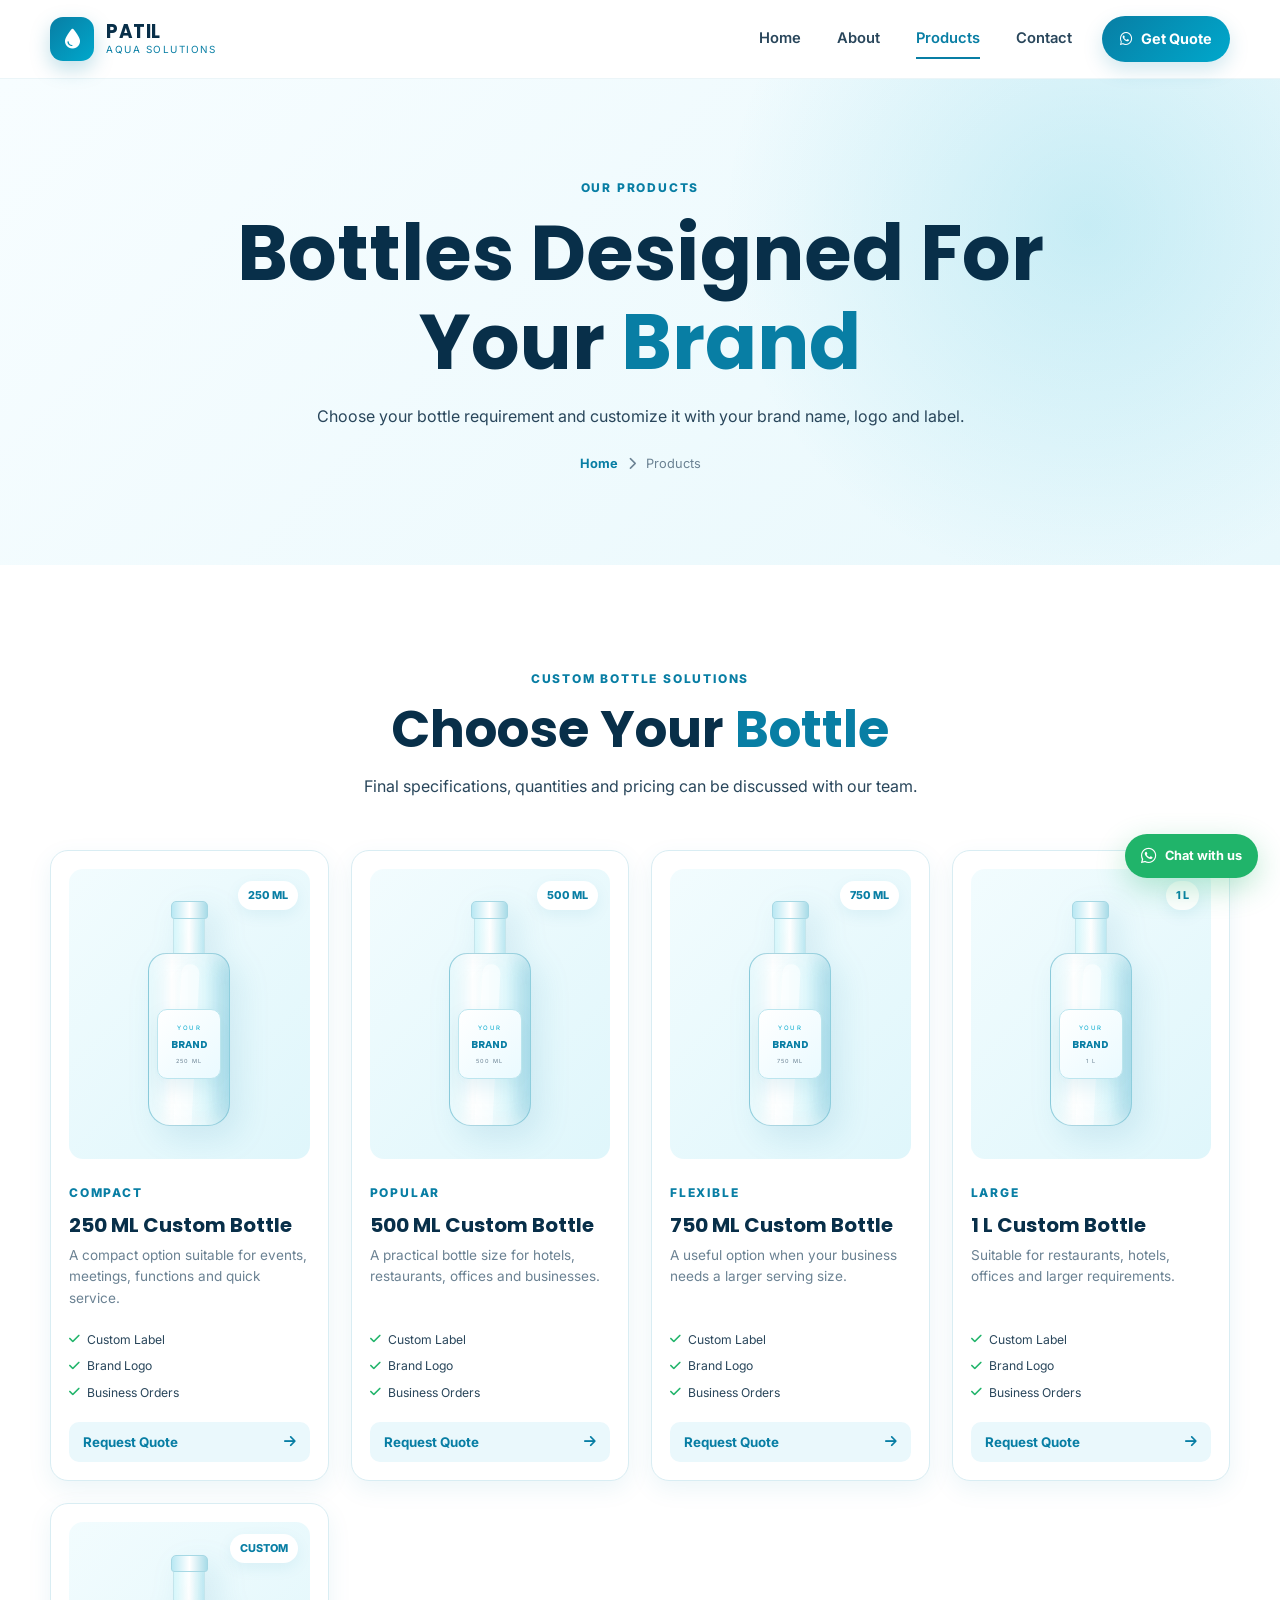
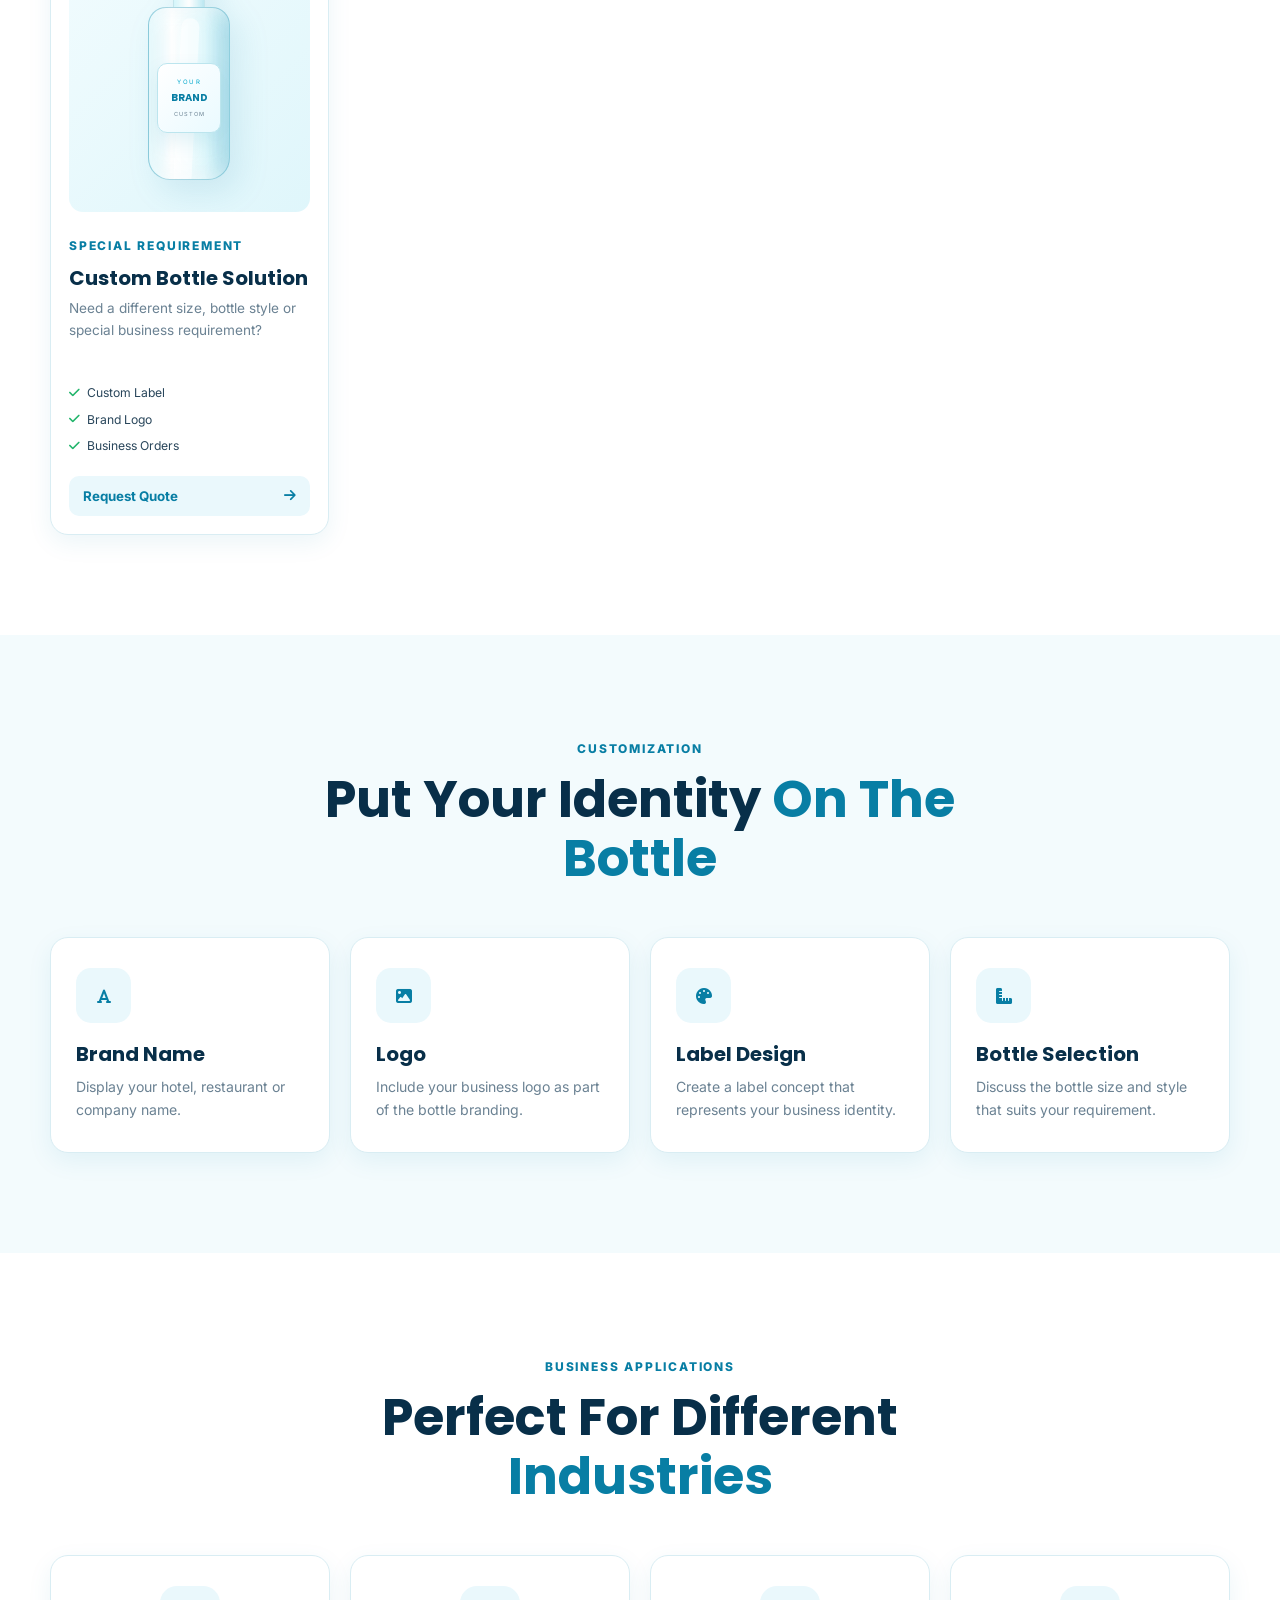
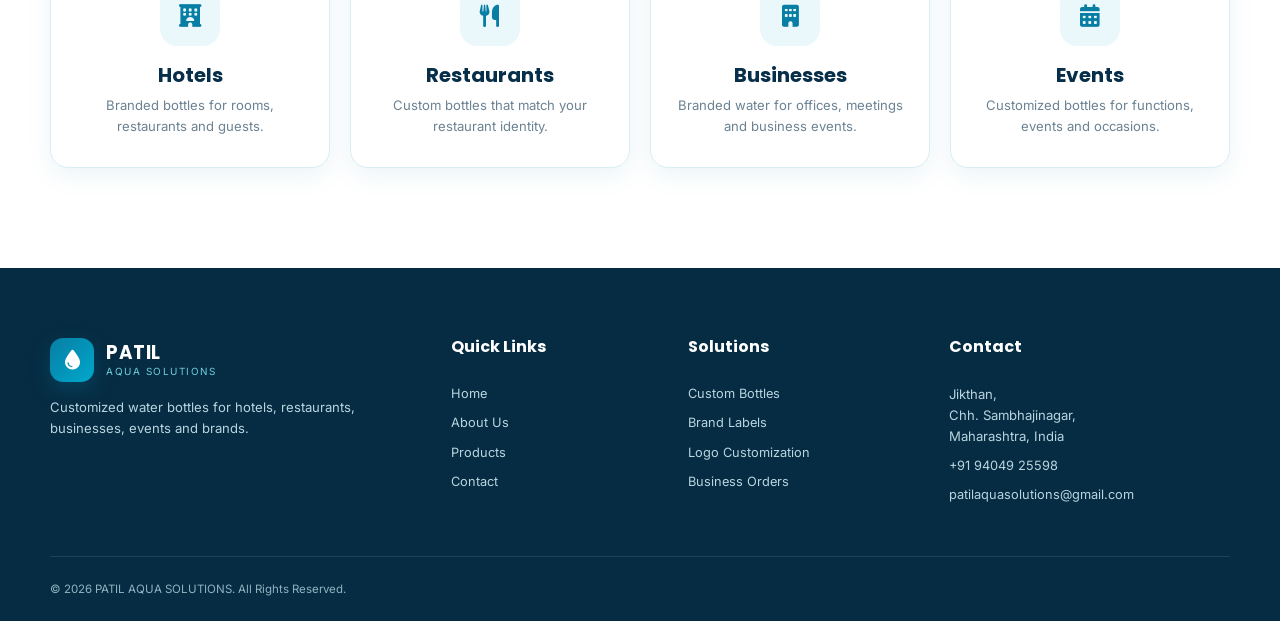
<file: products.html>
<!DOCTYPE html>
<html lang="en">

<head>

<meta charset="UTF-8">

<meta name="viewport"
content="width=device-width, initial-scale=1.0">

<meta name="description"
content="Customized water bottles by PATIL AQUA SOLUTIONS.">

<title>
Products | PATIL AQUA SOLUTIONS
</title>

<link rel="preconnect"
href="https://fonts.googleapis.com">

<link rel="preconnect"
href="https://fonts.gstatic.com"
crossorigin>

<link
href="https://fonts.googleapis.com/css2?family=Inter:wght@400;500;600;700;800&family=Poppins:wght@500;600;700;800&display=swap"
rel="stylesheet">

<link rel="stylesheet"
href="https://cdnjs.cloudflare.com/ajax/libs/font-awesome/6.5.2/css/all.min.css">

<link rel="stylesheet"
href="css/style.css">

</head>

<body>


<div id="preloader">

<div class="loader-container">

<div class="water-loader"></div>

<h3>
PATIL AQUA SOLUTIONS
</h3>

<p>
Pure Water. Powerful Branding.
</p>

</div>

</div>


<header class="header">

<div class="container header-inner">

<a href="index.html" class="logo">

<div class="logo-icon">
<i class="fa-solid fa-droplet"></i>
</div>

<div class="logo-text">

<strong>PATIL</strong>

<span>AQUA SOLUTIONS</span>

</div>

</a>


<button class="menu-toggle"
type="button"
aria-expanded="false">

<span></span>
<span></span>
<span></span>

</button>


<nav class="navbar">

<a href="index.html"
class="nav-link">

Home

</a>

<a href="about.html"
class="nav-link">

About

</a>

<a href="products.html"
class="nav-link active">

Products

</a>

<a href="contact.html"
class="nav-link">

Contact

</a>

<a href="https://wa.me/919404925598"
target="_blank"
class="nav-quote">

<i class="fa-brands fa-whatsapp"></i>

Get Quote

</a>

</nav>

</div>

</header>


<section class="page-hero">

<div class="container page-hero-content">

<span class="section-label">
OUR PRODUCTS
</span>

<h1>

Bottles Designed For Your
<span>Brand</span>

</h1>

<p>

Choose your bottle requirement
and customize it with your brand
name, logo and label.

</p>

<div class="breadcrumb">

<a href="index.html">
Home
</a>

<i class="fa-solid fa-chevron-right"></i>

<span>
Products
</span>

</div>

</div>

</section>


<main>


<section class="section">

<div class="container">

<div class="section-heading center">

<span class="section-label">
CUSTOM BOTTLE SOLUTIONS
</span>

<h2>

Choose Your
<span>Bottle</span>

</h2>

<p>

Final specifications, quantities
and pricing can be discussed
with our team.

</p>

</div>


<div class="products-grid">


<!-- 250 -->
<article class="product-card">

<div class="product-image">

<div class="product-bottle-visual">

<div class="bottle-cap"></div>

<div class="bottle-neck"></div>

<div class="bottle-body">

<div class="bottle-label">

<small>YOUR</small>

<strong>BRAND</strong>

<span>250 ML</span>

</div>

</div>

</div>

<span class="product-size">
250 ML
</span>

</div>

<span class="section-label">
COMPACT
</span>

<h3>
250 ML Custom Bottle
</h3>

<p>
A compact option suitable for
events, meetings, functions
and quick service.
</p>

<div class="product-features">

<span>
<i class="fa-solid fa-check"></i>
Custom Label
</span>

<span>
<i class="fa-solid fa-check"></i>
Brand Logo
</span>

<span>
<i class="fa-solid fa-check"></i>
Business Orders
</span>

</div>

<button type="button"
class="product-quote"
data-product="250 ML Custom Water Bottle">

Request Quote

<i class="fa-solid fa-arrow-right"></i>

</button>

</article>


<!-- 500 -->
<article class="product-card">

<div class="product-image">

<div class="product-bottle-visual">

<div class="bottle-cap"></div>

<div class="bottle-neck"></div>

<div class="bottle-body">

<div class="bottle-label">

<small>YOUR</small>

<strong>BRAND</strong>

<span>500 ML</span>

</div>

</div>

</div>

<span class="product-size">
500 ML
</span>

</div>

<span class="section-label">
POPULAR
</span>

<h3>
500 ML Custom Bottle
</h3>

<p>

A practical bottle size for
hotels, restaurants, offices
and businesses.

</p>

<div class="product-features">

<span>
<i class="fa-solid fa-check"></i>
Custom Label
</span>

<span>
<i class="fa-solid fa-check"></i>
Brand Logo
</span>

<span>
<i class="fa-solid fa-check"></i>
Business Orders
</span>

</div>

<button type="button"
class="product-quote"
data-product="500 ML Custom Water Bottle">

Request Quote

<i class="fa-solid fa-arrow-right"></i>

</button>

</article>


<!-- 750 -->
<article class="product-card">

<div class="product-image">

<div class="product-bottle-visual">

<div class="bottle-cap"></div>

<div class="bottle-neck"></div>

<div class="bottle-body">

<div class="bottle-label">

<small>YOUR</small>

<strong>BRAND</strong>

<span>750 ML</span>

</div>

</div>

</div>

<span class="product-size">
750 ML
</span>

</div>

<span class="section-label">
FLEXIBLE
</span>

<h3>
750 ML Custom Bottle
</h3>

<p>

A useful option when your
business needs a larger
serving size.

</p>

<div class="product-features">

<span>
<i class="fa-solid fa-check"></i>
Custom Label
</span>

<span>
<i class="fa-solid fa-check"></i>
Brand Logo
</span>

<span>
<i class="fa-solid fa-check"></i>
Business Orders
</span>

</div>

<button type="button"
class="product-quote"
data-product="750 ML Custom Water Bottle">

Request Quote

<i class="fa-solid fa-arrow-right"></i>

</button>

</article>


<!-- 1 L -->
<article class="product-card">

<div class="product-image">

<div class="product-bottle-visual">

<div class="bottle-cap"></div>

<div class="bottle-neck"></div>

<div class="bottle-body">

<div class="bottle-label">

<small>YOUR</small>

<strong>BRAND</strong>

<span>1 L</span>

</div>

</div>

</div>

<span class="product-size">
1 L
</span>

</div>

<span class="section-label">
LARGE
</span>

<h3>
1 L Custom Bottle
</h3>

<p>

Suitable for restaurants,
hotels, offices and larger
requirements.

</p>

<div class="product-features">

<span>
<i class="fa-solid fa-check"></i>
Custom Label
</span>

<span>
<i class="fa-solid fa-check"></i>
Brand Logo
</span>

<span>
<i class="fa-solid fa-check"></i>
Business Orders
</span>

</div>

<button type="button"
class="product-quote"
data-product="1 L Custom Water Bottle">

Request Quote

<i class="fa-solid fa-arrow-right"></i>

</button>

</article>


<!-- CUSTOM -->
<article class="product-card">

<div class="product-image">

<div class="product-bottle-visual">

<div class="bottle-cap"></div>

<div class="bottle-neck"></div>

<div class="bottle-body">

<div class="bottle-label">

<small>YOUR</small>

<strong>BRAND</strong>

<span>CUSTOM</span>

</div>

</div>

</div>

<span class="product-size">
CUSTOM
</span>

</div>

<span class="section-label">
SPECIAL REQUIREMENT
</span>

<h3>
Custom Bottle Solution
</h3>

<p>

Need a different size,
bottle style or special
business requirement?

</p>

<div class="product-features">

<span>
<i class="fa-solid fa-check"></i>
Custom Label
</span>

<span>
<i class="fa-solid fa-check"></i>
Brand Logo
</span>

<span>
<i class="fa-solid fa-check"></i>
Business Orders
</span>

</div>

<button type="button"
class="product-quote"
data-product="Custom Bottle Requirement">

Request Quote

<i class="fa-solid fa-arrow-right"></i>

</button>

</article>


</div>

</div>

</section>


<section class="section section-light">

<div class="container">

<div class="section-heading center">

<span class="section-label">
CUSTOMIZATION
</span>

<h2>

Put Your Identity
<span>On The Bottle</span>

</h2>

</div>


<div class="customization-grid">


<div class="customization-card">

<div class="custom-icon">

<i class="fa-solid fa-font"></i>

</div>

<h3>
Brand Name
</h3>

<p>
Display your hotel,
restaurant or company name.
</p>

</div>


<div class="customization-card">

<div class="custom-icon">

<i class="fa-solid fa-image"></i>

</div>

<h3>
Logo
</h3>

<p>
Include your business logo
as part of the bottle branding.
</p>

</div>


<div class="customization-card">

<div class="custom-icon">

<i class="fa-solid fa-palette"></i>

</div>

<h3>
Label Design
</h3>

<p>
Create a label concept that
represents your business identity.
</p>

</div>


<div class="customization-card">

<div class="custom-icon">

<i class="fa-solid fa-ruler-combined"></i>

</div>

<h3>
Bottle Selection
</h3>

<p>
Discuss the bottle size and
style that suits your requirement.
</p>

</div>


</div>

</div>

</section>


<section class="section">

<div class="container">

<div class="section-heading center">

<span class="section-label">
BUSINESS APPLICATIONS
</span>

<h2>

Perfect For Different
<span>Industries</span>

</h2>

</div>


<div class="industries-grid">


<div class="industry-card">

<div class="industry-icon">
<i class="fa-solid fa-hotel"></i>
</div>

<h3>
Hotels
</h3>

<p>
Branded bottles for rooms,
restaurants and guests.
</p>

</div>


<div class="industry-card">

<div class="industry-icon">
<i class="fa-solid fa-utensils"></i>
</div>

<h3>
Restaurants
</h3>

<p>
Custom bottles that match
your restaurant identity.
</p>

</div>


<div class="industry-card">

<div class="industry-icon">
<i class="fa-solid fa-building"></i>
</div>

<h3>
Businesses
</h3>

<p>
Branded water for offices,
meetings and business events.
</p>

</div>


<div class="industry-card">

<div class="industry-icon">
<i class="fa-solid fa-calendar-days"></i>
</div>

<h3>
Events
</h3>

<p>
Customized bottles for
functions, events and occasions.
</p>

</div>


</div>

</div>

</section>


</main>


<footer class="footer">

<div class="container">

<div class="footer-grid">

<div>

<div class="logo">

<div class="logo-icon">
<i class="fa-solid fa-droplet"></i>
</div>

<div class="logo-text">

<strong style="color:#fff">
PATIL
</strong>

<span>
AQUA SOLUTIONS
</span>

</div>

</div>

<p style="margin-top:15px">

Customized water bottles for
hotels, restaurants, businesses,
events and brands.

</p>

</div>


<div>

<h3>
Quick Links
</h3>

<a href="index.html">Home</a>

<a href="about.html">About Us</a>

<a href="products.html">Products</a>

<a href="contact.html">Contact</a>

</div>


<div>

<h3>
Solutions
</h3>

<a href="products.html">
Custom Bottles
</a>

<a href="products.html">
Brand Labels
</a>

<a href="products.html">
Logo Customization
</a>

<a href="products.html">
Business Orders
</a>

</div>


<div>

<h3>
Contact
</h3>

<p>

Jikthan,
<br>
Chh. Sambhajinagar,
<br>
Maharashtra, India

</p>

<a href="tel:+919404925598">
+91 94049 25598
</a>

<a href="mailto:patilaquasolutions@gmail.com">
patilaquasolutions@gmail.com
</a>

</div>

</div>


<div class="footer-bottom">

<span>

© <span data-year></span>
PATIL AQUA SOLUTIONS.
All Rights Reserved.

</span>

</div>

</div>

</footer>


<a class="floating-whatsapp"
href="https://wa.me/919404925598"
target="_blank">

<i class="fa-brands fa-whatsapp"></i>

<span>
Chat with us
</span>

</a>


<button class="back-to-top">

<i class="fa-solid fa-arrow-up"></i>

</button>


<script src="js/script.js"></script>

</body>

</html>
</file>
<file: css/style.css>
/* =========================================================
   PATIL AQUA SOLUTIONS
   MAIN STYLESHEET
   ========================================================= */

/* =========================
   RESET
========================= */

* {
    margin: 0;
    padding: 0;
    box-sizing: border-box;
}

html {
    scroll-behavior: smooth;
}

body {
    font-family: "Inter", sans-serif;
    color: #102a43;
    background: #ffffff;
    line-height: 1.6;
    overflow-x: hidden;
}

img {
    max-width: 100%;
    display: block;
}

a {
    text-decoration: none;
    color: inherit;
}

button,
input,
select,
textarea {
    font-family: inherit;
}

button {
    cursor: pointer;
}

ul {
    list-style: none;
}


/* =========================
   VARIABLES
========================= */

:root {
    --primary: #087ea4;
    --primary-dark: #05627f;
    --secondary: #00a8cc;
    --accent: #16c1d9;

    --dark: #082f49;
    --text: #29465b;
    --muted: #6b8293;

    --white: #ffffff;
    --light: #f3fbfd;
    --light-blue: #eaf8fc;

    --border: #d9edf3;

    --success: #20b46a;

    --shadow-sm:
        0 8px 25px rgba(8, 126, 164, 0.08);

    --shadow:
        0 15px 45px rgba(8, 126, 164, 0.12);

    --shadow-lg:
        0 25px 70px rgba(8, 126, 164, 0.18);

    --radius: 18px;
    --radius-lg: 28px;

    --container: 1180px;
}


/* =========================
   GLOBAL CONTAINER
========================= */

.container {
    width: min(
        var(--container),
        calc(100% - 40px)
    );

    margin: 0 auto;
}


/* =========================
   TYPOGRAPHY
========================= */

h1,
h2,
h3,
h4 {
    font-family: "Poppins", sans-serif;
    color: var(--dark);
    line-height: 1.15;
}

h1 {
    font-size: clamp(2.5rem, 6vw, 5rem);
}

h2 {
    font-size: clamp(2rem, 4vw, 3.2rem);
}

h3 {
    font-size: 1.25rem;
}

p {
    color: var(--text);
}

.center {
    text-align: center;
}


/* =========================
   PRELOADER
========================= */

#preloader {
    position: fixed;
    inset: 0;
    background: #ffffff;
    z-index: 99999;

    display: flex;
    align-items: center;
    justify-content: center;

    transition:
        opacity 0.5s ease,
        visibility 0.5s ease;
}

.loader-container {
    text-align: center;
}

.loader-container h3 {
    margin-top: 20px;
    font-size: 1.1rem;
}

.loader-container p {
    font-size: 0.85rem;
    color: var(--muted);
    margin-top: 5px;
}

.water-loader {
    width: 55px;
    height: 55px;

    margin: auto;

    border: 5px solid #d9f4fa;
    border-top-color: var(--primary);

    border-radius: 50%;

    animation:
        loaderSpin 1s linear infinite;
}

@keyframes loaderSpin {
    to {
        transform: rotate(360deg);
    }
}


/* =========================
   HEADER
========================= */

.header {
    position: sticky;
    top: 0;
    z-index: 1000;

    background: rgba(255, 255, 255, 0.96);

    border-bottom: 1px solid rgba(8, 126, 164, 0.08);

    backdrop-filter: blur(15px);
}

.header-inner {
    min-height: 78px;

    display: flex;
    align-items: center;
    justify-content: space-between;
    gap: 30px;
}


/* =========================
   LOGO
========================= */

.logo {
    display: inline-flex;
    align-items: center;
    gap: 12px;
}

.logo-icon {
    width: 44px;
    height: 44px;

    display: flex;
    align-items: center;
    justify-content: center;

    border-radius: 13px;

    color: #ffffff;

    background:
        linear-gradient(
            135deg,
            var(--primary),
            var(--secondary)
        );

    box-shadow:
        0 8px 20px rgba(8, 126, 164, 0.25);
}

.logo-icon i {
    font-size: 1.25rem;
}

.logo-text {
    display: flex;
    flex-direction: column;
    line-height: 1;
}

.logo-text strong {
    font-family: "Poppins", sans-serif;
    font-size: 1.15rem;
    color: var(--dark);
    letter-spacing: 0.5px;
}

.logo-text span {
    font-size: 0.62rem;
    color: var(--primary);
    letter-spacing: 1.5px;
    margin-top: 4px;
}


/* =========================
   NAVIGATION
========================= */

.navbar {
    display: flex;
    align-items: center;
    gap: 8px;
}

.nav-link {
    position: relative;

    padding: 10px 14px;

    color: var(--text);

    font-size: 0.92rem;
    font-weight: 600;

    transition:
        color 0.25s ease;
}

.nav-link::after {
    content: "";

    position: absolute;

    left: 14px;
    right: 14px;
    bottom: 2px;

    height: 2px;

    background: var(--primary);

    transform: scaleX(0);

    transform-origin: center;

    transition:
        transform 0.25s ease;
}

.nav-link:hover,
.nav-link.active {
    color: var(--primary);
}

.nav-link:hover::after,
.nav-link.active::after {
    transform: scaleX(1);
}

.nav-quote {
    display: inline-flex;
    align-items: center;
    gap: 8px;

    margin-left: 8px;

    padding: 11px 18px;

    border-radius: 999px;

    color: #ffffff;

    background:
        linear-gradient(
            135deg,
            var(--primary),
            var(--secondary)
        );

    font-size: 0.9rem;
    font-weight: 700;

    box-shadow:
        0 8px 20px rgba(8, 126, 164, 0.18);

    transition:
        transform 0.25s ease,
        box-shadow 0.25s ease;
}

.nav-quote:hover {
    transform: translateY(-2px);

    box-shadow:
        0 12px 25px rgba(8, 126, 164, 0.25);
}


/* =========================
   MOBILE MENU
========================= */

.menu-toggle {
    display: none;

    width: 44px;
    height: 44px;

    border: 0;
    border-radius: 10px;

    background: var(--light-blue);

    padding: 9px;
}

.menu-toggle span {
    display: block;

    width: 100%;
    height: 2px;

    margin: 5px 0;

    background: var(--dark);

    transition: 0.3s ease;
}

.menu-toggle.active span:nth-child(1) {
    transform:
        translateY(7px)
        rotate(45deg);
}

.menu-toggle.active span:nth-child(2) {
    opacity: 0;
}

.menu-toggle.active span:nth-child(3) {
    transform:
        translateY(-7px)
        rotate(-45deg);
}


/* =========================
   HERO
========================= */

.hero {
    position: relative;

    overflow: hidden;

    min-height: 720px;

    display: flex;
    align-items: center;

    background:
        radial-gradient(
            circle at 80% 20%,
            rgba(0, 168, 204, 0.14),
            transparent 30%
        ),
        linear-gradient(
            135deg,
            #f7fdff 0%,
            #e9f9fd 100%
        );
}

.hero::before {
    content: "";

    position: absolute;

    width: 450px;
    height: 450px;

    right: -160px;
    bottom: -220px;

    border-radius: 50%;

    background:
        rgba(0, 168, 204, 0.1);
}

.hero-content {
    position: relative;
    z-index: 1;

    display: grid;
    grid-template-columns: 1.05fr 0.95fr;

    align-items: center;

    gap: 60px;
}

.hero-badge {
    display: inline-flex;
    align-items: center;
    gap: 8px;

    padding: 8px 14px;

    margin-bottom: 22px;

    border: 1px solid #c9eaf2;

    border-radius: 999px;

    background: #ffffff;

    color: var(--primary);

    font-size: 0.78rem;
    font-weight: 700;

    box-shadow: var(--shadow-sm);
}

.hero h1 {
    max-width: 720px;
}

.hero h1 span {
    color: var(--primary);
}

.hero-description {
    max-width: 620px;

    margin-top: 25px;

    color: var(--text);

    font-size: 1.05rem;
}

.hero-buttons {
    display: flex;
    flex-wrap: wrap;
    gap: 12px;

    margin-top: 30px;
}


/* =========================
   BUTTONS
========================= */

.btn {
    min-height: 50px;

    display: inline-flex;
    align-items: center;
    justify-content: center;

    gap: 9px;

    padding: 13px 22px;

    border-radius: 12px;

    border: 2px solid transparent;

    font-weight: 700;

    transition:
        transform 0.25s ease,
        box-shadow 0.25s ease,
        background 0.25s ease;
}

.btn:hover {
    transform: translateY(-2px);
}

.btn-primary {
    color: #ffffff;

    background:
        linear-gradient(
            135deg,
            var(--primary),
            var(--secondary)
        );

    box-shadow:
        0 10px 25px rgba(8, 126, 164, 0.2);
}

.btn-primary:hover {
    box-shadow:
        0 15px 35px rgba(8, 126, 164, 0.28);
}

.btn-whatsapp {
    color: #ffffff;
    background: var(--success);

    box-shadow:
        0 10px 25px rgba(32, 180, 106, 0.18);
}

.btn-outline {
    color: var(--primary);

    border-color: var(--primary);

    background: #ffffff;
}

.btn-outline:hover {
    color: #ffffff;
    background: var(--primary);
}


/* =========================
   HERO STATS
========================= */

.hero-stats {
    display: flex;
    flex-wrap: wrap;

    gap: 30px;

    margin-top: 45px;
}

.hero-stat {
    display: flex;
    flex-direction: column;
}

.hero-stat strong {
    font-family: "Poppins", sans-serif;

    color: var(--primary);

    font-size: 1.45rem;
}

.hero-stat span {
    color: var(--muted);

    font-size: 0.75rem;
}


/* =========================
   HERO BOTTLE
========================= */

.hero-visual {
    position: relative;

    min-height: 540px;

    display: flex;
    align-items: center;
    justify-content: center;
}

.hero-bottle-card {
    position: relative;

    width: 220px;
    height: 460px;

    display: flex;
    flex-direction: column;
    align-items: center;

    filter:
        drop-shadow(
            25px 25px 35px rgba(8, 126, 164, 0.16)
        );
}

.bottle-cap {
    width: 76px;
    height: 32px;

    border-radius:
        9px 9px 5px 5px;

    background:
        linear-gradient(
            90deg,
            #b9e8f3,
            #ffffff,
            #a9dce8
        );

    border: 1px solid #a6d8e4;
}

.bottle-neck {
    width: 67px;
    height: 65px;

    background:
        linear-gradient(
            90deg,
            rgba(210, 245, 250, 0.9),
            rgba(255, 255, 255, 0.95),
            rgba(180, 230, 240, 0.8)
        );

    border-left: 1px solid #c4e5ec;
    border-right: 1px solid #c4e5ec;
}

.bottle-body {
    position: relative;

    width: 180px;
    height: 350px;

    border-radius:
        35px 35px 42px 42px;

    overflow: hidden;

    background:
        linear-gradient(
            90deg,
            rgba(185, 235, 245, 0.75),
            rgba(255, 255, 255, 0.94) 28%,
            rgba(225, 249, 253, 0.96) 70%,
            rgba(167, 221, 234, 0.75)
        );

    border:
        1px solid rgba(93, 174, 195, 0.5);

    box-shadow:
        inset 15px 0 25px rgba(255, 255, 255, 0.65),
        inset -12px 0 20px rgba(79, 164, 187, 0.12);
}

.bottle-body::before {
    content: "";

    position: absolute;

    left: 25px;
    top: 10px;

    width: 18px;
    height: 300px;

    border-radius: 999px;

    background:
        rgba(255, 255, 255, 0.5);

    transform: rotate(3deg);
}

.bottle-label {
    position: absolute;

    left: 18px;
    right: 18px;

    top: 105px;

    min-height: 140px;

    padding: 20px 10px;

    display: flex;
    flex-direction: column;
    align-items: center;
    justify-content: center;

    text-align: center;

    border-radius: 10px;

    background:
        linear-gradient(
            135deg,
            #ffffff,
            #eafaff
        );

    border: 1px solid #bce5ee;

    box-shadow:
        0 8px 20px rgba(8, 126, 164, 0.1);
}

.bottle-label small {
    color: var(--secondary);

    font-size: 0.55rem;
    letter-spacing: 1.5px;
}

.bottle-label strong {
    margin: 4px 0;

    color: var(--primary);

    font-family: "Poppins", sans-serif;

    font-size: 1.15rem;
}

.bottle-label span {
    color: var(--muted);

    font-size: 0.55rem;
    letter-spacing: 1px;
}

.bottle-label i {
    margin-top: 10px;

    color: var(--secondary);
}


/* =========================
   FLOATING CARDS
========================= */

.floating-card {
    position: absolute;

    display: flex;
    align-items: center;
    gap: 10px;

    padding: 13px 16px;

    border: 1px solid #d7edf3;

    border-radius: 14px;

    background: rgba(255, 255, 255, 0.94);

    box-shadow: var(--shadow);

    animation: floating 4s ease-in-out infinite;
}

.floating-card i {
    width: 35px;
    height: 35px;

    display: flex;
    align-items: center;
    justify-content: center;

    border-radius: 10px;

    color: var(--primary);

    background: var(--light-blue);
}

.floating-card div {
    display: flex;
    flex-direction: column;
}

.floating-card strong {
    font-size: 0.8rem;
}

.floating-card span {
    color: var(--muted);
    font-size: 0.68rem;
}

.floating-card-one {
    left: 0;
    top: 100px;
}

.floating-card-two {
    right: 0;
    bottom: 100px;

    animation-delay: 1s;
}

@keyframes floating {

    0%,
    100% {
        transform: translateY(0);
    }

    50% {
        transform: translateY(-10px);
    }
}


/* =========================
   TRUST STRIP
========================= */

.trust-strip {
    background: var(--dark);

    color: #ffffff;
}

.trust-items {
    min-height: 88px;

    display: grid;
    grid-template-columns: repeat(4, 1fr);

    align-items: center;
}

.trust-item {
    display: flex;
    align-items: center;
    justify-content: center;
    gap: 10px;

    padding: 15px;

    color: #d9f6fc;

    font-size: 0.85rem;
    font-weight: 600;

    border-right:
        1px solid rgba(255, 255, 255, 0.1);
}

.trust-item:last-child {
    border-right: 0;
}

.trust-item i {
    color: var(--accent);
}


/* =========================
   SECTIONS
========================= */

.section {
    padding: 100px 0;
}

.section-light {
    background: var(--light);
}

.section-heading {
    max-width: 700px;

    margin-bottom: 50px;
}

.section-heading.center {
    margin-left: auto;
    margin-right: auto;
}

.section-heading p {
    margin-top: 15px;
}

.section-label {
    display: inline-block;

    margin-bottom: 12px;

    color: var(--primary);

    font-size: 0.75rem;
    font-weight: 800;

    letter-spacing: 1.8px;
}

.section h2 span {
    color: var(--primary);
}


/* =========================
   TWO COLUMN
========================= */

.two-column {
    display: grid;

    grid-template-columns:
        0.9fr 1.1fr;

    align-items: center;

    gap: 80px;
}


/* =========================
   ABOUT IMAGE
========================= */

.about-image-box {
    position: relative;

    min-height: 500px;

    display: flex;
    align-items: center;
    justify-content: center;

    border-radius: var(--radius-lg);

    background:
        radial-gradient(
            circle at center,
            #ffffff,
            #dff6fb
        );

    overflow: hidden;
}

.about-image-box .hero-bottle-card {
    transform: scale(0.8);
}

.experience-card {
    position: absolute;

    left: 25px;
    bottom: 25px;

    display: flex;
    align-items: center;
    gap: 10px;

    padding: 13px 17px;

    background: #ffffff;

    border-radius: 14px;

    box-shadow: var(--shadow);
}

.experience-card i {
    width: 38px;
    height: 38px;

    display: flex;
    align-items: center;
    justify-content: center;

    border-radius: 10px;

    color: var(--primary);

    background: var(--light-blue);
}

.experience-card div {
    display: flex;
    flex-direction: column;
}

.experience-card strong {
    font-size: 0.85rem;
}

.experience-card span {
    color: var(--muted);
    font-size: 0.7rem;
}


/* =========================
   ABOUT POINTS
========================= */

.about-points {
    display: grid;

    grid-template-columns: repeat(2, 1fr);

    gap: 12px;

    margin: 25px 0 30px;
}

.about-points div {
    display: flex;
    align-items: center;
    gap: 9px;

    color: var(--text);

    font-size: 0.88rem;
    font-weight: 600;
}

.about-points i {
    width: 22px;
    height: 22px;

    display: flex;
    align-items: center;
    justify-content: center;

    border-radius: 50%;

    color: #ffffff;

    background: var(--success);

    font-size: 0.65rem;
}


/* =========================
   CUSTOMIZATION GRID
========================= */

.customization-grid {
    display: grid;

    grid-template-columns:
        repeat(4, 1fr);

    gap: 20px;
}

.customization-card {
    padding: 30px 25px;

    border:
        1px solid var(--border);

    border-radius: var(--radius);

    background: #ffffff;

    box-shadow: var(--shadow-sm);

    transition:
        transform 0.25s ease,
        box-shadow 0.25s ease;
}

.customization-card:hover {
    transform: translateY(-7px);

    box-shadow: var(--shadow);
}

.custom-icon {
    width: 55px;
    height: 55px;

    display: flex;
    align-items: center;
    justify-content: center;

    margin-bottom: 20px;

    border-radius: 15px;

    color: var(--primary);

    background: var(--light-blue);

    font-weight: 800;
}

.customization-card h3 {
    margin-bottom: 10px;
}

.customization-card p {
    color: var(--muted);

    font-size: 0.88rem;
}


/* =========================
   PRODUCTS
========================= */

.products-grid {
    display: grid;

    grid-template-columns:
        repeat(4, 1fr);

    gap: 22px;
}

.product-card {
    position: relative;

    overflow: hidden;

    padding: 18px;

    border:
        1px solid var(--border);

    border-radius: var(--radius);

    background: #ffffff;

    box-shadow: var(--shadow-sm);

    transition:
        transform 0.3s ease,
        box-shadow 0.3s ease;
}

.product-card:hover {
    transform: translateY(-8px);

    box-shadow: var(--shadow);
}

.product-image {
    position: relative;

    height: 290px;

    display: flex;
    align-items: center;
    justify-content: center;

    margin-bottom: 20px;

    border-radius: 14px;

    background:
        linear-gradient(
            135deg,
            #f2fcfe,
            #dff6fb
        );

    overflow: hidden;
}

.product-bottle-visual {
    position: relative;

    width: 95px;
    height: 225px;

    display: flex;
    flex-direction: column;
    align-items: center;

    filter:
        drop-shadow(
            10px 12px 15px
            rgba(8, 126, 164, 0.12)
        );
}

.product-bottle-visual .bottle-cap {
    width: 37px;
    height: 18px;

    border-radius: 5px 5px 3px 3px;
}

.product-bottle-visual .bottle-neck {
    width: 32px;
    height: 35px;
}

.product-bottle-visual .bottle-body {
    width: 82px;
    height: 175px;

    border-radius:
        18px 18px 22px 22px;
}

.product-bottle-visual .bottle-label {
    left: 8px;
    right: 8px;

    top: 55px;

    min-height: 70px;

    padding: 8px 4px;
}

.product-bottle-visual .bottle-label small {
    font-size: 0.38rem;
}

.product-bottle-visual .bottle-label strong {
    font-size: 0.62rem;
}

.product-bottle-visual .bottle-label span {
    font-size: 0.35rem;
}

.product-bottle-visual .bottle-label i {
    margin-top: 4px;

    font-size: 0.5rem;
}

.product-size {
    position: absolute;

    top: 12px;
    right: 12px;

    padding: 6px 10px;

    border-radius: 999px;

    color: var(--primary);

    background: #ffffff;

    font-size: 0.68rem;
    font-weight: 800;

    box-shadow:
        0 5px 15px
        rgba(8, 126, 164, 0.08);
}

.product-card h3 {
    margin-bottom: 8px;
}

.product-card p {
    min-height: 70px;

    color: var(--muted);

    font-size: 0.85rem;
}

.product-quote {
    width: 100%;

    display: flex;
    align-items: center;
    justify-content: space-between;

    margin-top: 20px;

    padding: 12px 14px;

    border: 0;

    border-radius: 10px;

    color: var(--primary);

    background: var(--light-blue);

    font-weight: 700;

    transition:
        background 0.25s ease,
        color 0.25s ease;
}

.product-quote:hover {
    color: #ffffff;
    background: var(--primary);
}

.product-features {
    display: flex;
    flex-direction: column;
    gap: 7px;

    margin-top: 15px;
}

.product-features span {
    display: flex;
    align-items: center;
    gap: 7px;

    color: var(--text);

    font-size: 0.76rem;
}

.product-features i {
    color: var(--success);
}


/* =========================
   PAGE HERO
========================= */

.page-hero {
    position: relative;

    overflow: hidden;

    padding: 95px 0 90px;

    background:
        radial-gradient(
            circle at 85% 30%,
            rgba(0, 168, 204, 0.16),
            transparent 32%
        ),
        linear-gradient(
            135deg,
            #f7fdff,
            #e8f8fc
        );
}

.page-hero-content {
    text-align: center;
}

.page-hero h1 {
    max-width: 850px;

    margin: 0 auto;
}

.page-hero h1 span {
    color: var(--primary);
}

.page-hero p {
    max-width: 650px;

    margin: 18px auto 0;

    color: var(--text);
}

.breadcrumb {
    display: flex;
    align-items: center;
    justify-content: center;

    gap: 10px;

    margin-top: 25px;

    color: var(--muted);

    font-size: 0.8rem;
}

.breadcrumb a {
    color: var(--primary);
    font-weight: 700;
}


/* =========================
   MISSION / VISION
========================= */

.mission-grid {
    display: grid;

    grid-template-columns: repeat(2, 1fr);

    gap: 25px;
}

.vision-card {
    padding: 40px;

    border-radius: var(--radius-lg);

    border:
        1px solid var(--border);

    background: #ffffff;

    box-shadow: var(--shadow-sm);
}

.vision-card-highlight {
    background:
        linear-gradient(
            135deg,
            #eafaff,
            #ffffff
        );

    border-color: #bce6ef;
}

.vision-icon {
    width: 60px;
    height: 60px;

    display: flex;
    align-items: center;
    justify-content: center;

    margin-bottom: 22px;

    border-radius: 16px;

    color: var(--primary);

    background: var(--light-blue);

    font-size: 1.4rem;
}

.vision-card > span {
    color: var(--primary);

    font-size: 0.72rem;
    font-weight: 800;

    letter-spacing: 1.5px;
}

.vision-card h3 {
    margin: 8px 0 12px;

    font-size: 1.45rem;
}

.vision-card ul {
    display: flex;
    flex-direction: column;
    gap: 10px;

    margin-top: 22px;
}

.vision-card li {
    display: flex;
    align-items: center;
    gap: 9px;

    color: var(--text);

    font-size: 0.85rem;
}

.vision-card li i {
    color: var(--success);
}


/* =========================
   VALUES
========================= */

.values-grid {
    display: grid;

    grid-template-columns:
        repeat(4, 1fr);

    gap: 20px;
}

.value-item {
    position: relative;

    padding: 30px 25px;

    border:
        1px solid var(--border);

    border-radius: var(--radius);

    background: #ffffff;

    box-shadow: var(--shadow-sm);

    overflow: hidden;
}

.value-number {
    position: absolute;

    right: 15px;
    top: 10px;

    color: #e6f4f8;

    font-size: 3.5rem;
    font-weight: 800;
}

.value-icon {
    width: 50px;
    height: 50px;

    display: flex;
    align-items: center;
    justify-content: center;

    margin-bottom: 20px;

    border-radius: 13px;

    color: var(--primary);

    background: var(--light-blue);
}

.value-item h3 {
    margin-bottom: 10px;
}

.value-item p {
    color: var(--muted);

    font-size: 0.85rem;
}


/* =========================
   OWNERS
========================= */

.owners-grid {
    display: grid;

    grid-template-columns:
        repeat(2, minmax(280px, 400px));

    justify-content: center;

    gap: 25px;
}

.owner-card {
    padding: 35px;

    text-align: center;

    border:
        1px solid var(--border);

    border-radius: var(--radius-lg);

    background: #ffffff;

    box-shadow: var(--shadow-sm);
}

.owner-avatar {
    width: 85px;
    height: 85px;

    display: flex;
    align-items: center;
    justify-content: center;

    margin: 0 auto 18px;

    border-radius: 50%;

    color: var(--primary);

    background: var(--light-blue);

    font-size: 1.7rem;
}

.owner-card > span {
    color: var(--primary);

    font-size: 0.7rem;
    font-weight: 800;

    letter-spacing: 1.5px;
}

.owner-card h3 {
    margin-top: 7px;
}

.owner-card p {
    color: var(--muted);

    font-size: 0.8rem;
}

.owner-contact {
    display: flex;

    justify-content: center;

    gap: 10px;

    margin-top: 20px;
}

.owner-contact a {
    display: inline-flex;
    align-items: center;
    gap: 6px;

    padding: 9px 12px;

    border-radius: 9px;

    color: var(--primary);

    background: var(--light-blue);

    font-size: 0.75rem;
    font-weight: 700;
}


/* =========================
   LOCATION
========================= */

.location-card {
    display: flex;
    align-items: center;

    gap: 25px;

    padding: 35px;

    border-radius: var(--radius-lg);

    background:
        linear-gradient(
            135deg,
            #eafaff,
            #f8fdff
        );

    border:
        1px solid var(--border);
}

.location-icon {
    flex: 0 0 auto;

    width: 70px;
    height: 70px;

    display: flex;
    align-items: center;
    justify-content: center;

    border-radius: 20px;

    color: var(--primary);

    background: #ffffff;

    box-shadow: var(--shadow-sm);

    font-size: 1.5rem;
}

.location-card h2 {
    font-size: 1.6rem;
}

.location-card p {
    margin-top: 5px;
    color: var(--muted);
}


/* =========================
   INDUSTRIES
========================= */

.industries-grid {
    display: grid;

    grid-template-columns:
        repeat(4, 1fr);

    gap: 20px;
}

.industry-card {
    padding: 30px 25px;

    border:
        1px solid var(--border);

    border-radius: var(--radius);

    background: #ffffff;

    text-align: center;

    box-shadow: var(--shadow-sm);

    transition:
        transform 0.25s ease;
}

.industry-card:hover {
    transform: translateY(-6px);
}

.industry-icon {
    width: 60px;
    height: 60px;

    display: flex;
    align-items: center;
    justify-content: center;

    margin: 0 auto 18px;

    border-radius: 17px;

    color: var(--primary);

    background: var(--light-blue);

    font-size: 1.4rem;
}

.industry-card h3 {
    margin-bottom: 8px;
}

.industry-card p {
    color: var(--muted);

    font-size: 0.82rem;
}


/* =========================
   CONTACT
========================= */

.contact-grid {
    display: grid;

    grid-template-columns:
        repeat(4, 1fr);

    gap: 18px;
}

.contact-card {
    padding: 28px 20px;

    text-align: center;

    border:
        1px solid var(--border);

    border-radius: var(--radius);

    background: #ffffff;

    box-shadow: var(--shadow-sm);

    transition:
        transform 0.25s ease;
}

.contact-card:hover {
    transform: translateY(-5px);
}

.contact-icon {
    width: 55px;
    height: 55px;

    display: flex;
    align-items: center;
    justify-content: center;

    margin: 0 auto 15px;

    border-radius: 15px;

    color: var(--primary);

    background: var(--light-blue);

    font-size: 1.2rem;
}

.contact-card h3 {
    margin-bottom: 5px;
}

.contact-card p {
    color: var(--muted);

    font-size: 0.76rem;
}

.contact-card a,
.contact-card span {
    display: inline-block;

    margin-top: 8px;

    color: var(--primary);

    font-size: 0.85rem;
    font-weight: 700;
}


/* =========================
   CONTACT FORM
========================= */

.contact-form-wrap {
    display: grid;

    grid-template-columns:
        0.8fr 1.2fr;

    align-items: start;

    gap: 60px;
}

.contact-form-card {
    padding: 30px;

    border:
        1px solid var(--border);

    border-radius: var(--radius-lg);

    background: #ffffff;

    box-shadow: var(--shadow);
}

.form-grid {
    display: grid;

    grid-template-columns:
        repeat(2, 1fr);

    gap: 18px;
}

.form-group {
    display: flex;
    flex-direction: column;
}

.form-group.full {
    grid-column: 1 / -1;
}

.form-group label {
    margin-bottom: 7px;

    color: var(--dark);

    font-size: 0.8rem;
    font-weight: 700;
}

.form-group input,
.form-group select,
.form-group textarea {
    width: 100%;

    border:
        1px solid #cfe6ed;

    border-radius: 10px;

    background: #fbfeff;

    color: var(--dark);

    outline: none;

    transition:
        border-color 0.2s ease,
        box-shadow 0.2s ease;
}

.form-group input,
.form-group select {
    min-height: 48px;

    padding: 12px 13px;
}

.form-group textarea {
    min-height: 130px;

    padding: 12px 13px;

    resize: vertical;
}

.form-group input:focus,
.form-group select:focus,
.form-group textarea:focus {
    border-color: var(--primary);

    box-shadow:
        0 0 0 3px
        rgba(8, 126, 164, 0.1);
}

.form-group .btn {
    width: 100%;

    border: 0;
}

.form-note {
    display: flex;
    align-items: center;
    gap: 7px;

    margin-top: 10px;

    color: var(--muted);

    font-size: 0.7rem;
}


/* =========================
   FAQ
========================= */

.faq-grid {
    max-width: 850px;

    margin: auto;

    display: grid;

    gap: 12px;
}

.faq-item {
    border:
        1px solid var(--border);

    border-radius: 14px;

    background: #ffffff;

    overflow: hidden;

    box-shadow: var(--shadow-sm);
}

.faq-item summary {
    position: relative;

    padding: 20px 50px 20px 20px;

    cursor: pointer;

    color: var(--dark);

    font-size: 0.9rem;
    font-weight: 700;

    list-style: none;
}

.faq-item summary::-webkit-details-marker {
    display: none;
}

.faq-item summary::after {
    content: "+";

    position: absolute;

    right: 20px;
    top: 50%;

    transform: translateY(-50%);

    color: var(--primary);

    font-size: 1.3rem;
}

.faq-item[open] summary::after {
    content: "−";
}

.faq-item p {
    padding:
        0 20px 20px;

    color: var(--muted);

    font-size: 0.83rem;
}


/* =========================
   FOOTER
========================= */

.footer {
    padding: 70px 0 0;

    color: #b9d5df;

    background: #062c43;
}

.footer .logo-text strong {
    color: #ffffff !important;
}

.footer .logo-text span {
    color: #70cfe0;
}

.footer p {
    color: #b9d5df;

    font-size: 0.82rem;
}

.footer-grid {
    display: grid;

    grid-template-columns:
        1.5fr 0.8fr 0.9fr 1.2fr;

    gap: 50px;

    padding-bottom: 50px;
}

.footer h3 {
    margin-bottom: 18px;

    color: #ffffff;

    font-size: 1rem;
}

.footer-grid > div:not(:first-child) {
    display: flex;
    flex-direction: column;
    align-items: flex-start;
    gap: 9px;
}

.footer-grid a {
    color: #b9d5df;

    font-size: 0.8rem;

    transition:
        color 0.2s ease;
}

.footer-grid a:hover {
    color: #ffffff;
}

.footer-social {
    display: flex;

    gap: 8px;

    margin-top: 18px;
}

.footer-social a {
    width: 38px;
    height: 38px;

    display: flex;
    align-items: center;
    justify-content: center;

    border-radius: 10px;

    color: #ffffff;

    background:
        rgba(255, 255, 255, 0.08);
}

.footer-social a:hover {
    background: var(--primary);
}

.footer-bottom {
    min-height: 65px;

    display: flex;
    align-items: center;
    justify-content: space-between;

    gap: 20px;

    border-top:
        1px solid rgba(255, 255, 255, 0.1);

    color: #8fb3c0;

    font-size: 0.72rem;
}


/* =========================
   FLOATING WHATSAPP
========================= */

.floating-whatsapp {
    position: fixed;

    right: 22px;
    bottom: 22px;

    z-index: 900;

    display: flex;
    align-items: center;
    gap: 9px;

    padding: 12px 16px;

    border-radius: 999px;

    color: #ffffff;

    background: #20b46a;

    box-shadow:
        0 10px 30px
        rgba(32, 180, 106, 0.3);

    font-size: 0.8rem;
    font-weight: 700;

    transition:
        transform 0.25s ease;
}

.floating-whatsapp:hover {
    transform: translateY(-4px);
}

.floating-whatsapp i {
    font-size: 1.1rem;
}


/* =========================
   BACK TO TOP
========================= */

.back-to-top {
    position: fixed;

    right: 22px;
    bottom: 82px;

    z-index: 899;

    width: 42px;
    height: 42px;

    display: flex;
    align-items: center;
    justify-content: center;

    border: 0;
    border-radius: 12px;

    color: #ffffff;

    background: var(--primary);

    opacity: 0;
    visibility: hidden;

    transform: translateY(15px);

    transition:
        opacity 0.25s ease,
        visibility 0.25s ease,
        transform 0.25s ease;
}

.back-to-top.show {
    opacity: 1;
    visibility: visible;

    transform: translateY(0);
}


/* =========================================================
   RESPONSIVE
========================================================= */


/* =========================
   LARGE TABLET
========================= */

@media (max-width: 1050px) {

    .hero-content {
        gap: 35px;
    }

    .customization-grid,
    .products-grid,
    .values-grid,
    .industries-grid {
        grid-template-columns:
            repeat(2, 1fr);
    }

    .contact-grid {
        grid-template-columns:
            repeat(2, 1fr);
    }

    .footer-grid {
        grid-template-columns:
            repeat(2, 1fr);
    }

}


/* =========================
   TABLET
========================= */

@media (max-width: 850px) {

    .header-inner {
        min-height: 70px;
    }

    .menu-toggle {
        display: block;
    }

    .navbar {
        position: absolute;

        left: 20px;
        right: 20px;
        top: calc(100% + 8px);

        display: flex;
        flex-direction: column;
        align-items: stretch;

        padding: 12px;

        border:
            1px solid var(--border);

        border-radius: 16px;

        background: #ffffff;

        box-shadow: var(--shadow-lg);

        opacity: 0;
        visibility: hidden;

        transform:
            translateY(-10px);

        transition:
            opacity 0.25s ease,
            visibility 0.25s ease,
            transform 0.25s ease;
    }

    .navbar.active {
        opacity: 1;
        visibility: visible;

        transform:
            translateY(0);
    }

    .nav-link {
        padding: 13px 15px;
    }

    .nav-link::after {
        display: none;
    }

    .nav-quote {
        justify-content: center;

        margin: 5px 0 0;
    }

    .hero {
        min-height: auto;

        padding: 80px 0;
    }

    .hero-content {
        grid-template-columns: 1fr;

        text-align: center;
    }

    .hero-description {
        margin-left: auto;
        margin-right: auto;
    }

    .hero-buttons,
    .hero-stats {
        justify-content: center;
    }

    .hero-visual {
        min-height: 450px;
    }

    .two-column,
    .contact-form-wrap {
        grid-template-columns: 1fr;

        gap: 45px;
    }

    .about-image-box {
        min-height: 450px;
    }

    .trust-items {
        grid-template-columns:
            repeat(2, 1fr);
    }

    .trust-item:nth-child(2) {
        border-right: 0;
    }

    .trust-item:nth-child(-n + 2) {
        border-bottom:
            1px solid rgba(255, 255, 255, 0.1);
    }

}


/* =========================
   MOBILE
========================= */

@media (max-width: 600px) {

    .container {
        width:
            min(
                var(--container),
                calc(100% - 28px)
            );
    }

    .section {
        padding: 70px 0;
    }

    .hero {
        padding: 65px 0;
    }

    .hero h1 {
        font-size: 2.5rem;
    }

    .hero-description {
        font-size: 0.92rem;
    }

    .hero-buttons {
        flex-direction: column;
    }

    .hero-buttons .btn {
        width: 100%;
    }

    .hero-stats {
        gap: 20px;
    }

    .hero-visual {
        min-height: 410px;
    }

    .hero-bottle-card {
        transform: scale(0.75);
    }

    .floating-card {
        transform: scale(0.85);
    }

    .floating-card-one {
        left: -5px;
        top: 60px;
    }

    .floating-card-two {
        right: -5px;
        bottom: 45px;
    }

    .trust-items {
        grid-template-columns: 1fr;
    }

    .trust-item {
        border-right: 0;

        border-bottom:
            1px solid rgba(255, 255, 255, 0.1);
    }

    .trust-item:last-child {
        border-bottom: 0;
    }

    .about-points {
        grid-template-columns: 1fr;
    }

    .customization-grid,
    .products-grid,
    .values-grid,
    .industries-grid,
    .mission-grid,
    .contact-grid,
    .owners-grid {
        grid-template-columns: 1fr;
    }

    .owners-grid {
        justify-content: stretch;
    }

    .product-image {
        height: 280px;
    }

    .form-grid {
        grid-template-columns: 1fr;
    }

    .form-group.full {
        grid-column: auto;
    }

    .contact-form-card {
        padding: 22px 17px;
    }

    .location-card {
        flex-direction: column;

        align-items: flex-start;

        padding: 25px;
    }

    .footer-grid {
        grid-template-columns: 1fr;

        gap: 35px;
    }

    .footer-bottom {
        flex-direction: column;

        justify-content: center;

        text-align: center;

        padding: 20px 0;
    }

    .floating-whatsapp {
        right: 15px;
        bottom: 15px;
    }

    .floating-whatsapp span {
        display: none;
    }

    .back-to-top {
        right: 15px;
        bottom: 72px;
    }

    .page-hero {
        padding: 70px 0;
    }

    .page-hero h1 {
        font-size: 2.5rem;
    }

}


/* =========================
   SMALL MOBILE
========================= */

@media (max-width: 380px) {

    .logo-text strong {
        font-size: 1rem;
    }

    .logo-text span {
        font-size: 0.5rem;
    }

    .logo-icon {
        width: 40px;
        height: 40px;
    }

    .hero h1 {
        font-size: 2.15rem;
    }

    .hero-stat strong {
        font-size: 1.15rem;
    }

    .hero-stat span {
        font-size: 0.65rem;
    }

    .hero-bottle-card {
        transform: scale(0.65);
    }

    .floating-card {
        transform: scale(0.72);
    }

}


/* =========================
   ACCESSIBILITY
========================= */

:focus-visible {
    outline:
        3px solid rgba(8, 126, 164, 0.3);

    outline-offset: 3px;
}


/* =========================
   REDUCED MOTION
========================= */

@media (prefers-reduced-motion: reduce) {

    html {
        scroll-behavior: auto;
    }

    *,
    *::before,
    *::after {
        animation-duration: 0.01ms !important;
        animation-iteration-count: 1 !important;
        transition-duration: 0.01ms !important;
    }

}
</file>
